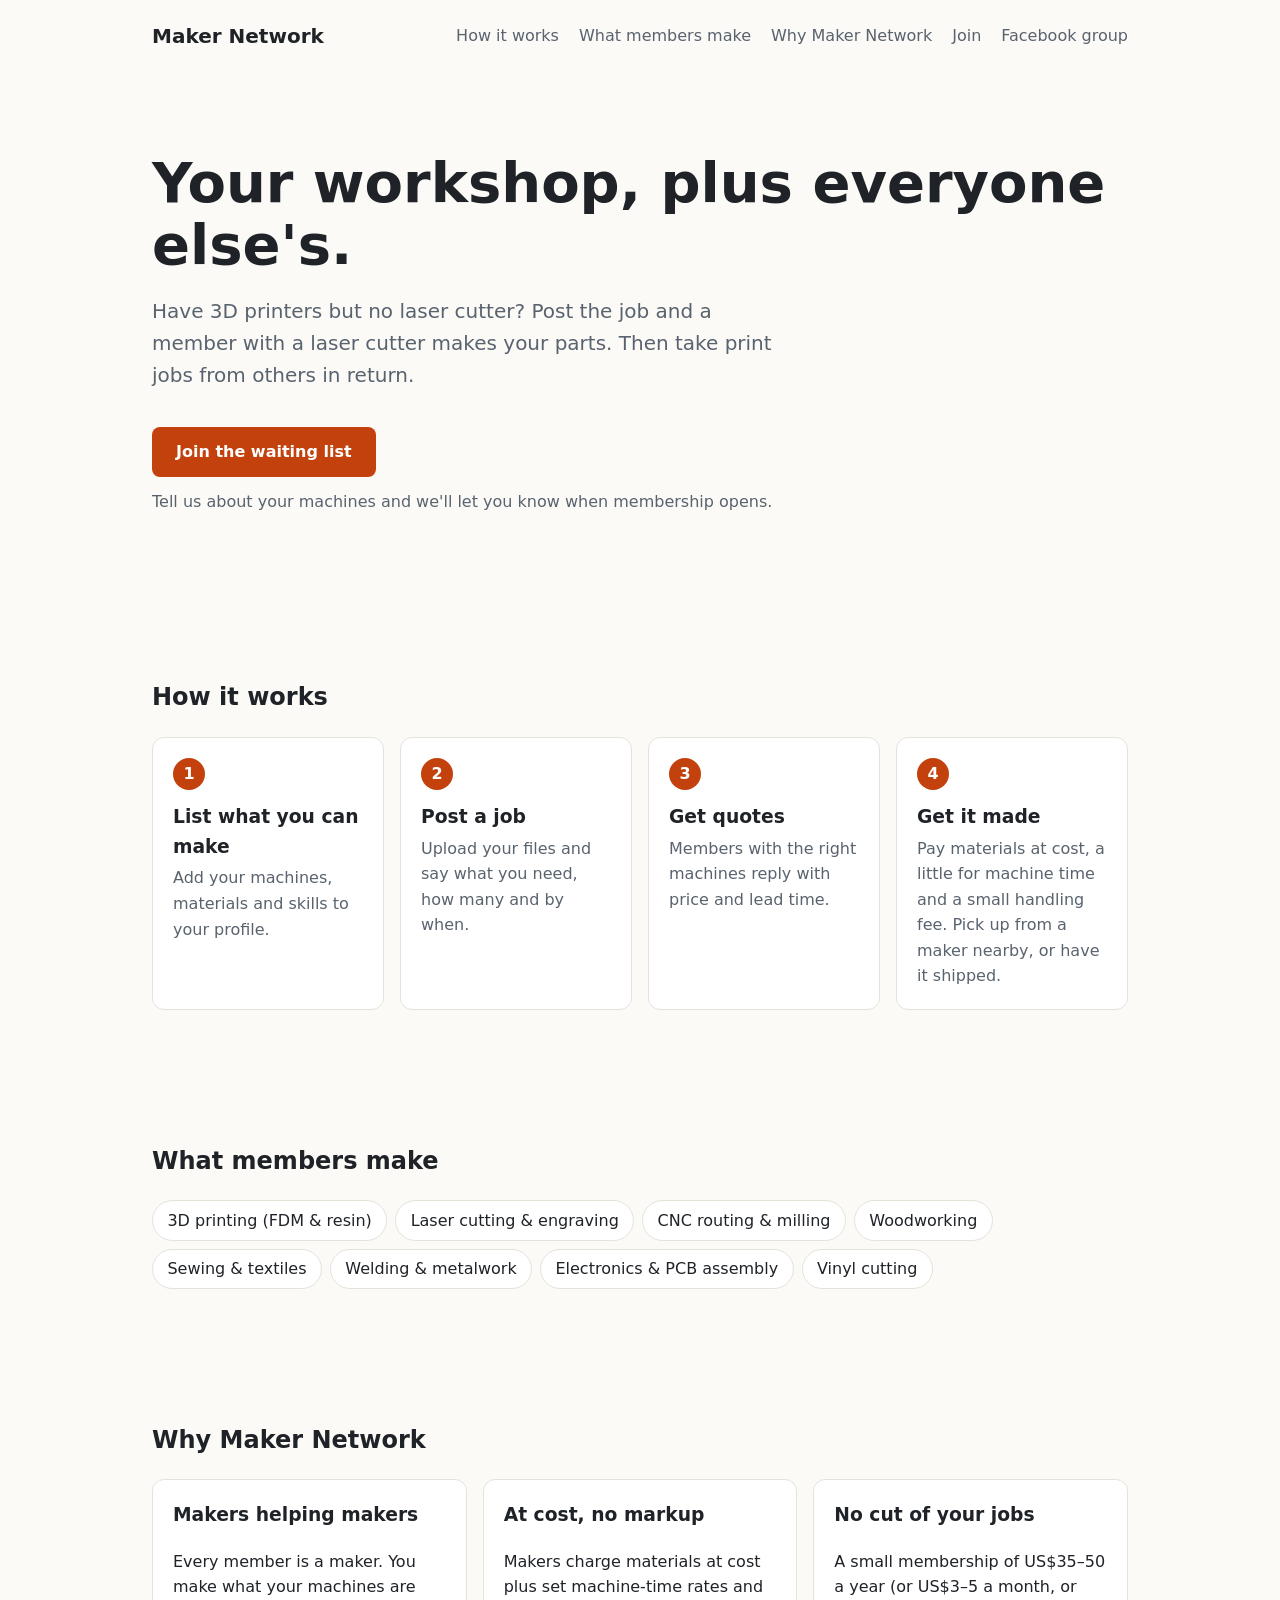
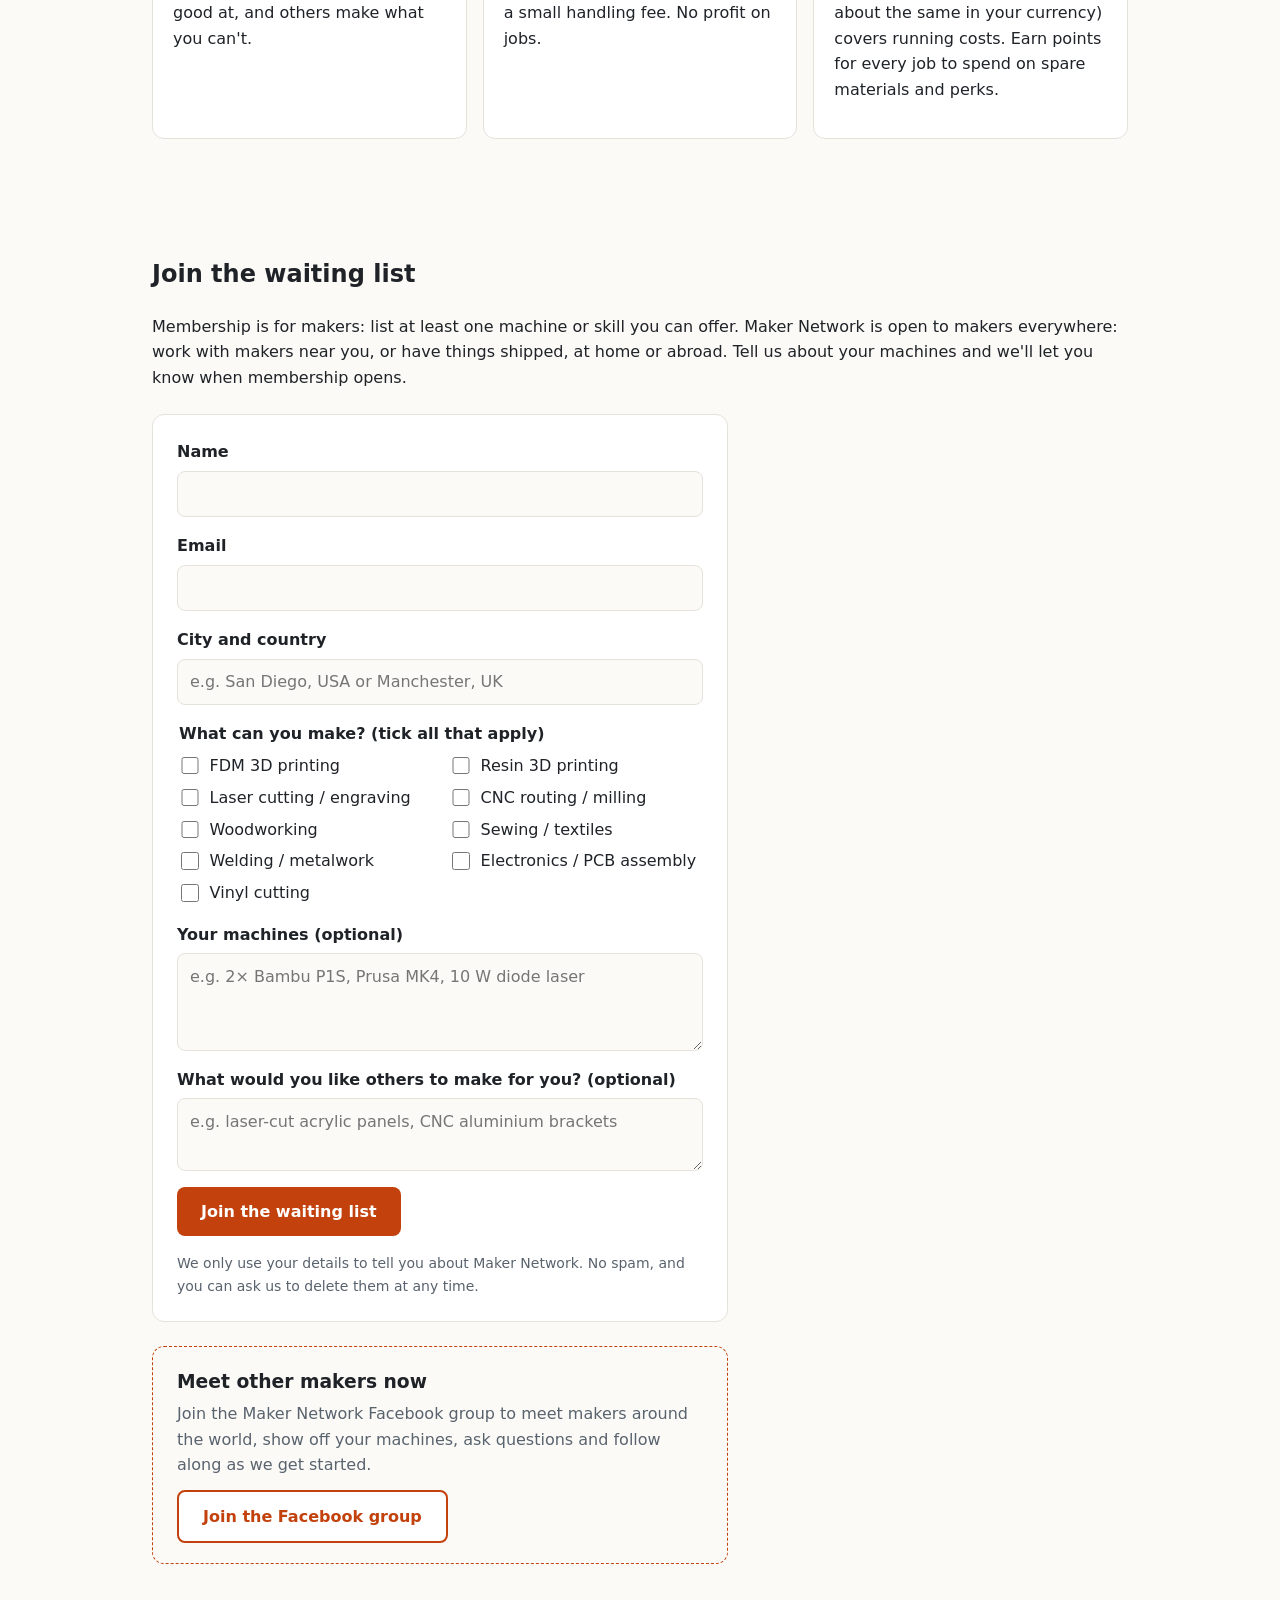
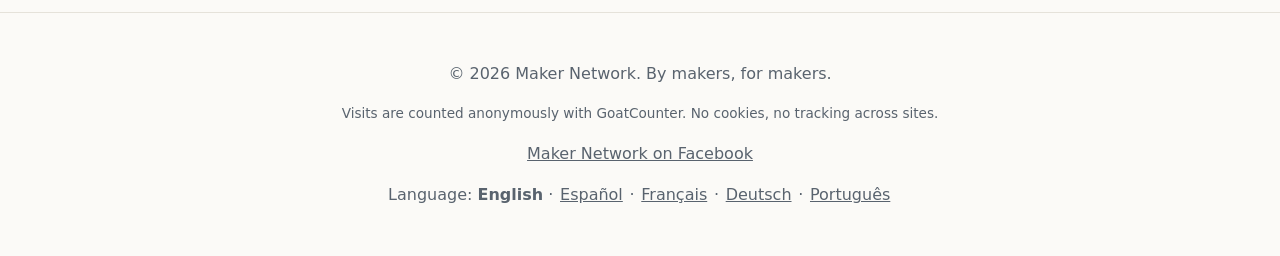
<file: index.html>
<!DOCTYPE html>
<html lang="en">
<head>
  <meta charset="utf-8">
  <meta name="viewport" content="width=device-width, initial-scale=1">
  <title>Maker Network: makers making for each other</title>
  <meta name="description" content="A network of makers who make things for each other. Post a job, and a member with the right machine makes it, at cost.">
  <script>
    (function () {
      try {
        if (localStorage.getItem("mn-lang")) return;
        var pages = { es: "es/", fr: "fr/", de: "de/", pt: "pt/" };
        var lang = (navigator.language || "en").slice(0, 2).toLowerCase();
        if (pages[lang]) location.replace(pages[lang] + location.hash);
      } catch (e) {}
    })();
  </script>
  <link rel="stylesheet" href="styles.css">
<link rel="alternate" hreflang="en" href="https://macdat-git.github.io/maker-network-website/">
  <link rel="alternate" hreflang="es" href="https://macdat-git.github.io/maker-network-website/es/">
  <link rel="alternate" hreflang="fr" href="https://macdat-git.github.io/maker-network-website/fr/">
  <link rel="alternate" hreflang="de" href="https://macdat-git.github.io/maker-network-website/de/">
  <link rel="alternate" hreflang="pt" href="https://macdat-git.github.io/maker-network-website/pt/">
  <link rel="alternate" hreflang="x-default" href="https://macdat-git.github.io/maker-network-website/">
  <meta property="og:type" content="website">
  <meta property="og:title" content="Maker Network: makers making for each other">
  <meta property="og:description" content="Makers around the world making things for each other, at cost. Join the waiting list.">
  <meta property="og:url" content="https://macdat-git.github.io/maker-network-website/">
  <meta property="og:locale" content="en_US">
  <meta property="og:image" content="https://macdat-git.github.io/maker-network-website/social-preview.png">
  <meta property="og:image:width" content="1640">
  <meta property="og:image:height" content="856">
  <meta name="twitter:card" content="summary_large_image">
</head>
<body>
  <header class="site-header">
    <a class="logo" href="./">Maker Network</a>
    <nav>
      <a href="#how">How it works</a>
      <a href="#capabilities">What members make</a>
      <a href="#why">Why Maker Network</a>
      <a href="#join">Join</a>
      <a href="https://www.facebook.com/groups/957347337170363" target="_blank" rel="noopener" data-goatcounter-click="facebook-group-menu">Facebook group</a>
    </nav>
  </header>

  <main>
    <section class="hero">
      <h1>Your workshop, plus everyone else's.</h1>
      <p>Have 3D printers but no laser cutter? Post the job and a member with a laser cutter makes your parts. Then take print jobs from others in return.</p>
      <a class="button" href="#join" data-goatcounter-click="join-button-top">Join the waiting list</a>
      <p class="hero-note">Tell us about your machines and we'll let you know when membership opens.</p>
    </section>

    <section id="how">
      <h2>How it works</h2>
      <ol class="steps">
        <li><h3>List what you can make</h3><p>Add your machines, materials and skills to your profile.</p></li>
        <li><h3>Post a job</h3><p>Upload your files and say what you need, how many and by when.</p></li>
        <li><h3>Get quotes</h3><p>Members with the right machines reply with price and lead time.</p></li>
        <li><h3>Get it made</h3><p>Pay materials at cost, a little for machine time and a small handling fee. Pick up from a maker nearby, or have it shipped.</p></li>
      </ol>
    </section>

    <section id="capabilities">
      <h2>What members make</h2>
      <ul class="tags">
        <li>3D printing (FDM &amp; resin)</li>
        <li>Laser cutting &amp; engraving</li>
        <li>CNC routing &amp; milling</li>
        <li>Woodworking</li>
        <li>Sewing &amp; textiles</li>
        <li>Welding &amp; metalwork</li>
        <li>Electronics &amp; PCB assembly</li>
        <li>Vinyl cutting</li>
      </ul>
    </section>

    <section id="why">
      <h2>Why Maker Network</h2>
      <div class="cards">
        <article class="card">
          <h3>Makers helping makers</h3>
          <p>Every member is a maker. You make what your machines are good at, and others make what you can't.</p>
        </article>
        <article class="card">
          <h3>At cost, no markup</h3>
          <p>Makers charge materials at cost plus set machine-time rates and a small handling fee. No profit on jobs.</p>
        </article>
        <article class="card">
          <h3>No cut of your jobs</h3>
          <p>A small membership of US$35–50 a year (or US$3–5 a month, or about the same in your currency) covers running costs. Earn points for every job to spend on spare materials and perks.</p>
        </article>
      </div>
    </section>

    <section id="join">
      <h2>Join the waiting list</h2>
      <p>Membership is for makers: list at least one machine or skill you can offer. Maker Network is open to makers everywhere: work with makers near you, or have things shipped, at home or abroad. Tell us about your machines and we'll let you know when membership opens.</p>

      <!-- To turn the form on: create a free form at https://formspree.io (or a similar
           form service), then put its endpoint URL in data-endpoint below. -->
      <form id="signup" class="signup" method="POST" data-endpoint="https://formspree.io/f/meagjonw"
        data-msg-soon="The waiting list opens soon." data-msg-tick="Please tick at least one thing you can make." data-msg-sending="Sending…"
        data-msg-thanks="Thanks! You're on the list. We'll be in touch when membership opens." data-msg-error="Sorry, something went wrong. Please try again.">
        <input type="hidden" name="language" value="en">
        <div class="field">
          <label for="name">Name</label>
          <input id="name" name="name" autocomplete="name" required>
        </div>
        <div class="field">
          <label for="email">Email</label>
          <input id="email" name="email" type="email" autocomplete="email" required>
        </div>
        <div class="field">
          <label for="area">City and country</label>
          <input id="area" name="area" placeholder="e.g. San Diego, USA or Manchester, UK" required>
        </div>
        <fieldset class="field">
          <legend>What can you make? (tick all that apply)</legend>
          <div class="checks">
            <label><input type="checkbox" name="capabilities" value="FDM 3D printing"> FDM 3D printing</label>
            <label><input type="checkbox" name="capabilities" value="Resin 3D printing"> Resin 3D printing</label>
            <label><input type="checkbox" name="capabilities" value="Laser cutting / engraving"> Laser cutting / engraving</label>
            <label><input type="checkbox" name="capabilities" value="CNC routing / milling"> CNC routing / milling</label>
            <label><input type="checkbox" name="capabilities" value="Woodworking"> Woodworking</label>
            <label><input type="checkbox" name="capabilities" value="Sewing / textiles"> Sewing / textiles</label>
            <label><input type="checkbox" name="capabilities" value="Welding / metalwork"> Welding / metalwork</label>
            <label><input type="checkbox" name="capabilities" value="Electronics / PCB assembly"> Electronics / PCB assembly</label>
            <label><input type="checkbox" name="capabilities" value="Vinyl cutting"> Vinyl cutting</label>
          </div>
        </fieldset>
        <div class="field">
          <label for="machines">Your machines (optional)</label>
          <textarea id="machines" name="machines" rows="3" placeholder="e.g. 2× Bambu P1S, Prusa MK4, 10 W diode laser"></textarea>
        </div>
        <div class="field">
          <label for="need">What would you like others to make for you? (optional)</label>
          <textarea id="need" name="need" rows="2" placeholder="e.g. laser-cut acrylic panels, CNC aluminium brackets"></textarea>
        </div>
        <button class="button" type="submit" data-goatcounter-click="signup-button-click">Join the waiting list</button>
        <p class="form-note">We only use your details to tell you about Maker Network. No spam, and you can ask us to delete them at any time.</p>
        <p class="form-status" role="status" aria-live="polite"></p>
      </form>

      <div class="community">
        <h3>Meet other makers now</h3>
        <p>Join the Maker Network Facebook group to meet makers around the world, show off your machines, ask questions and follow along as we get started.</p>
        <a class="button secondary" href="https://www.facebook.com/groups/957347337170363" target="_blank" rel="noopener" data-goatcounter-click="facebook-group-join-section">Join the Facebook group</a>
      </div>
    </section>
  </main>

  <footer class="site-footer">
    <p>&copy; <span id="year"></span> Maker Network. By makers, for makers.</p>
    <p class="small-print">Visits are counted anonymously with GoatCounter. No cookies, no tracking across sites.</p>
    <p><a href="https://www.facebook.com/groups/957347337170363" target="_blank" rel="noopener" data-goatcounter-click="facebook-group-footer">Maker Network on Facebook</a></p>
    <p class="languages"><span>Language:</span> <strong>English</strong> · <a href="es/" hreflang="es" lang="es" data-lang="es">Español</a> · <a href="fr/" hreflang="fr" lang="fr" data-lang="fr">Français</a> · <a href="de/" hreflang="de" lang="de" data-lang="de">Deutsch</a> · <a href="pt/" hreflang="pt" lang="pt" data-lang="pt">Português</a></p>
  </footer>
  <script src="main.js"></script>
  <!-- Visit counts: GoatCounter (no cookies). Dashboard: https://macdat.goatcounter.com -->
  <script data-goatcounter="https://macdat.goatcounter.com/count" async src="https://gc.zgo.at/count.js"></script>
</body>
</html>
</file>
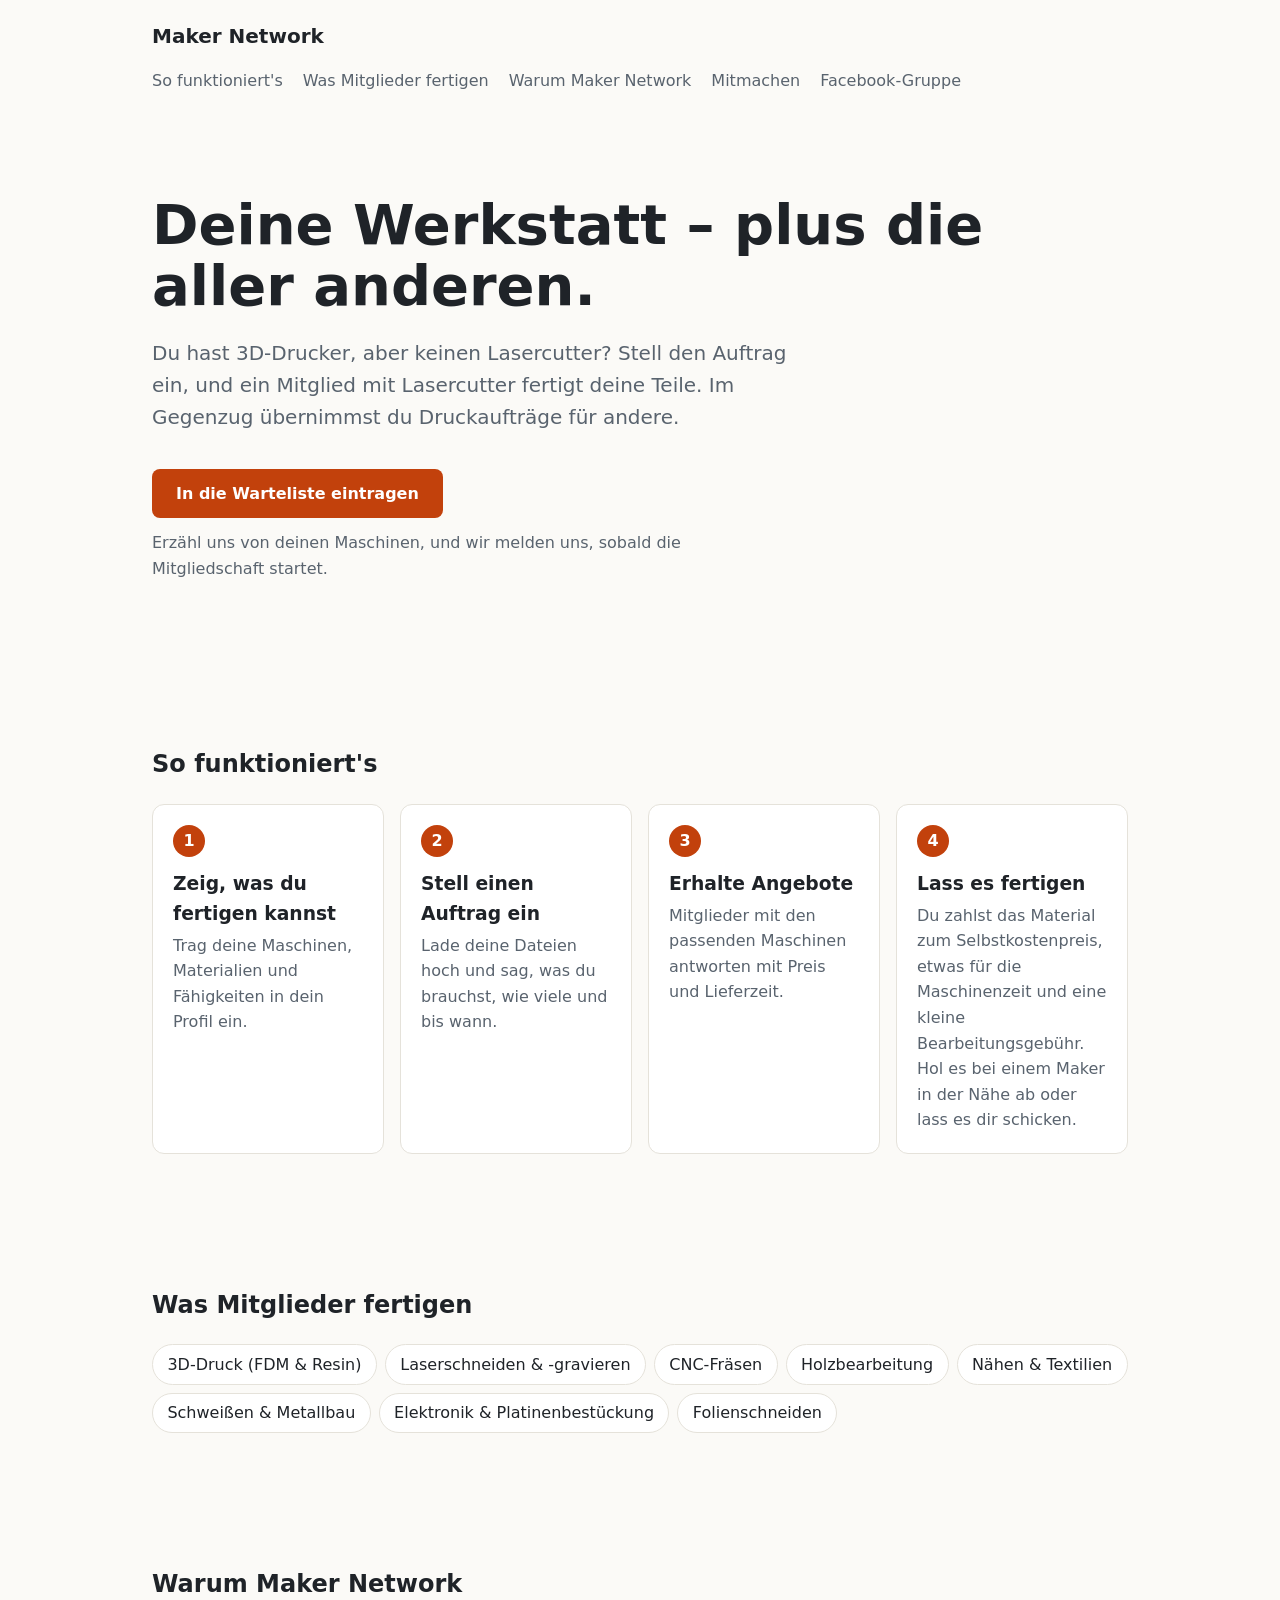
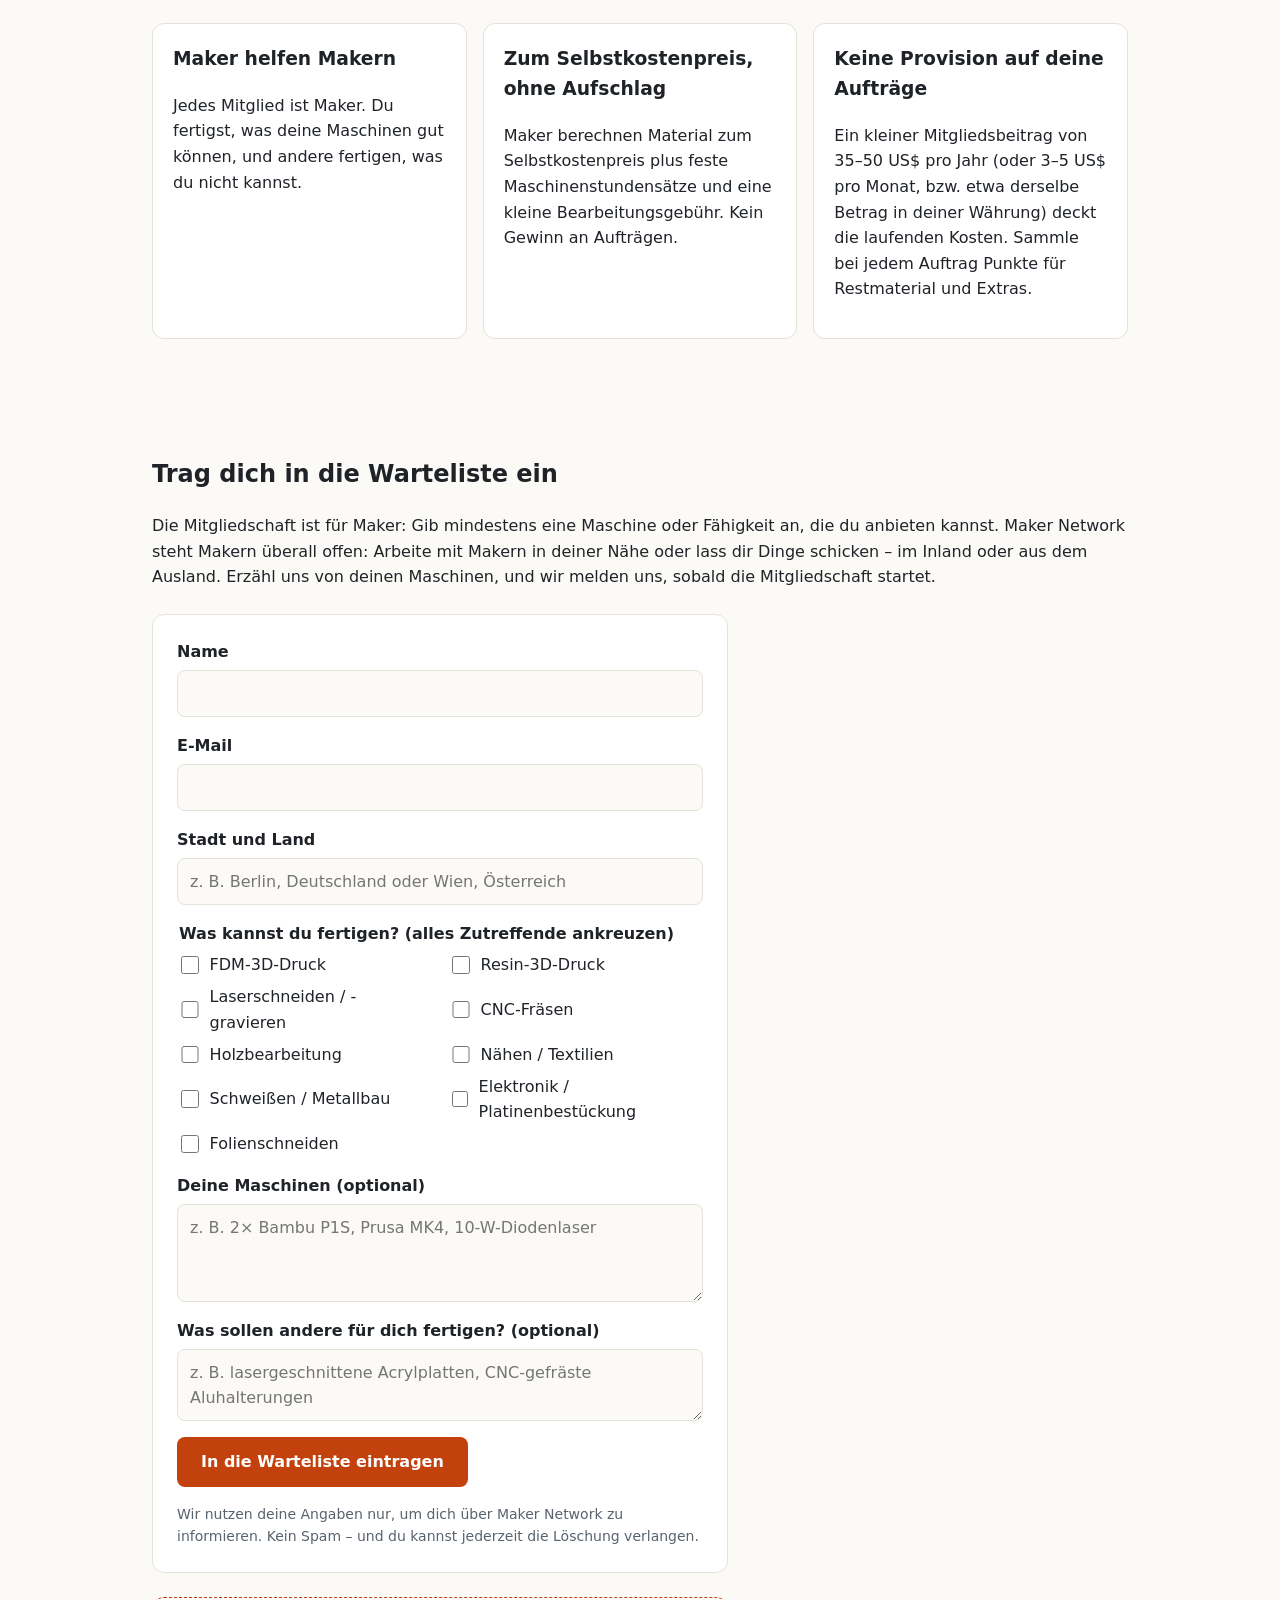
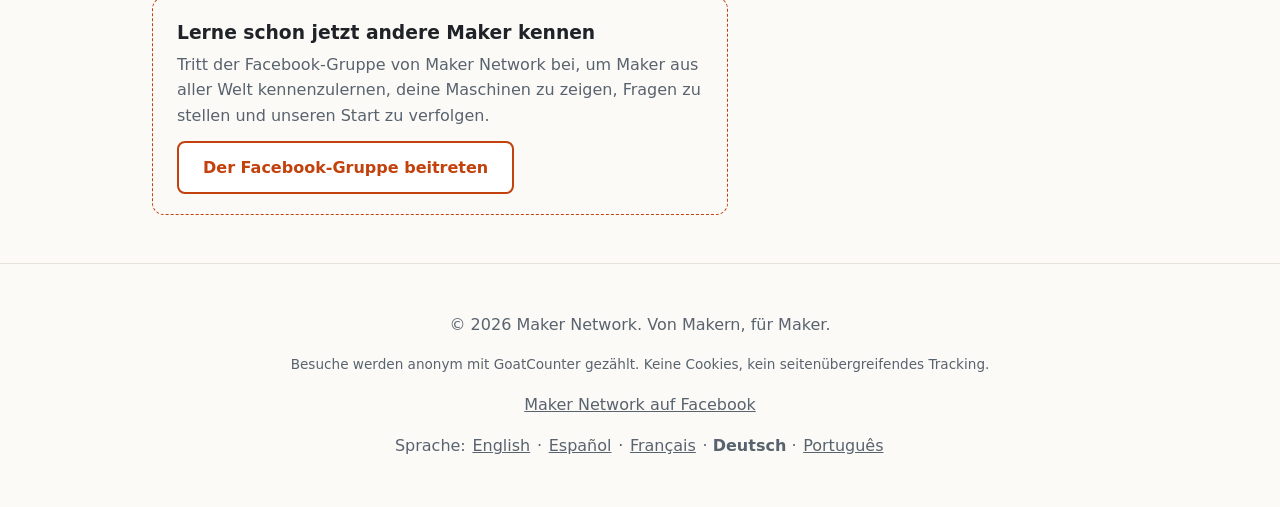
<file: de/index.html>
<!DOCTYPE html>
<html lang="de">
<head>
  <meta charset="utf-8">
  <meta name="viewport" content="width=device-width, initial-scale=1">
  <title>Maker Network: Maker fertigen füreinander</title>
  <meta name="description" content="Ein Netzwerk von Makern, die Dinge füreinander fertigen. Stelle einen Auftrag ein, und ein Mitglied mit der passenden Maschine fertigt ihn – zum Selbstkostenpreis.">
  <link rel="stylesheet" href="../styles.css">
<link rel="alternate" hreflang="en" href="https://macdat-git.github.io/maker-network-website/">
  <link rel="alternate" hreflang="es" href="https://macdat-git.github.io/maker-network-website/es/">
  <link rel="alternate" hreflang="fr" href="https://macdat-git.github.io/maker-network-website/fr/">
  <link rel="alternate" hreflang="de" href="https://macdat-git.github.io/maker-network-website/de/">
  <link rel="alternate" hreflang="pt" href="https://macdat-git.github.io/maker-network-website/pt/">
  <link rel="alternate" hreflang="x-default" href="https://macdat-git.github.io/maker-network-website/">
  <meta property="og:type" content="website">
  <meta property="og:title" content="Maker Network: Maker fertigen füreinander">
  <meta property="og:description" content="Maker auf der ganzen Welt fertigen füreinander – zum Selbstkostenpreis. Trag dich in die Warteliste ein.">
  <meta property="og:url" content="https://macdat-git.github.io/maker-network-website/de/">
  <meta property="og:locale" content="de_DE">
  <meta property="og:image" content="https://macdat-git.github.io/maker-network-website/social-preview.png">
  <meta property="og:image:width" content="1640">
  <meta property="og:image:height" content="856">
  <meta name="twitter:card" content="summary_large_image">
</head>
<body>
  <header class="site-header">
    <a class="logo" href="./">Maker Network</a>
    <nav>
      <a href="#how">So funktioniert's</a>
      <a href="#capabilities">Was Mitglieder fertigen</a>
      <a href="#why">Warum Maker Network</a>
      <a href="#join">Mitmachen</a>
      <a href="https://www.facebook.com/groups/957347337170363" target="_blank" rel="noopener" data-goatcounter-click="facebook-group-menu">Facebook-Gruppe</a>
    </nav>
  </header>

  <main>
    <section class="hero">
      <h1>Deine Werkstatt – plus die aller anderen.</h1>
      <p>Du hast 3D-Drucker, aber keinen Lasercutter? Stell den Auftrag ein, und ein Mitglied mit Lasercutter fertigt deine Teile. Im Gegenzug übernimmst du Druckaufträge für andere.</p>
      <a class="button" href="#join" data-goatcounter-click="join-button-top">In die Warteliste eintragen</a>
      <p class="hero-note">Erzähl uns von deinen Maschinen, und wir melden uns, sobald die Mitgliedschaft startet.</p>
    </section>

    <section id="how">
      <h2>So funktioniert's</h2>
      <ol class="steps">
        <li><h3>Zeig, was du fertigen kannst</h3><p>Trag deine Maschinen, Materialien und Fähigkeiten in dein Profil ein.</p></li>
        <li><h3>Stell einen Auftrag ein</h3><p>Lade deine Dateien hoch und sag, was du brauchst, wie viele und bis wann.</p></li>
        <li><h3>Erhalte Angebote</h3><p>Mitglieder mit den passenden Maschinen antworten mit Preis und Lieferzeit.</p></li>
        <li><h3>Lass es fertigen</h3><p>Du zahlst das Material zum Selbstkostenpreis, etwas für die Maschinenzeit und eine kleine Bearbeitungsgebühr. Hol es bei einem Maker in der Nähe ab oder lass es dir schicken.</p></li>
      </ol>
    </section>

    <section id="capabilities">
      <h2>Was Mitglieder fertigen</h2>
      <ul class="tags">
        <li>3D-Druck (FDM &amp; Resin)</li>
        <li>Laserschneiden &amp; -gravieren</li>
        <li>CNC-Fräsen</li>
        <li>Holzbearbeitung</li>
        <li>Nähen &amp; Textilien</li>
        <li>Schweißen &amp; Metallbau</li>
        <li>Elektronik &amp; Platinenbestückung</li>
        <li>Folienschneiden</li>
      </ul>
    </section>

    <section id="why">
      <h2>Warum Maker Network</h2>
      <div class="cards">
        <article class="card">
          <h3>Maker helfen Makern</h3>
          <p>Jedes Mitglied ist Maker. Du fertigst, was deine Maschinen gut können, und andere fertigen, was du nicht kannst.</p>
        </article>
        <article class="card">
          <h3>Zum Selbstkostenpreis, ohne Aufschlag</h3>
          <p>Maker berechnen Material zum Selbstkostenpreis plus feste Maschinenstundensätze und eine kleine Bearbeitungsgebühr. Kein Gewinn an Aufträgen.</p>
        </article>
        <article class="card">
          <h3>Keine Provision auf deine Aufträge</h3>
          <p>Ein kleiner Mitgliedsbeitrag von 35–50 US$ pro Jahr (oder 3–5 US$ pro Monat, bzw. etwa derselbe Betrag in deiner Währung) deckt die laufenden Kosten. Sammle bei jedem Auftrag Punkte für Restmaterial und Extras.</p>
        </article>
      </div>
    </section>

    <section id="join">
      <h2>Trag dich in die Warteliste ein</h2>
      <p>Die Mitgliedschaft ist für Maker: Gib mindestens eine Maschine oder Fähigkeit an, die du anbieten kannst. Maker Network steht Makern überall offen: Arbeite mit Makern in deiner Nähe oder lass dir Dinge schicken – im Inland oder aus dem Ausland. Erzähl uns von deinen Maschinen, und wir melden uns, sobald die Mitgliedschaft startet.</p>

      <!-- To turn the form on: create a free form at https://formspree.io (or a similar
           form service), then put its endpoint URL in data-endpoint below. -->
      <form id="signup" class="signup" method="POST" data-endpoint="https://formspree.io/f/meagjonw"
        data-msg-soon="Die Warteliste öffnet bald." data-msg-tick="Bitte kreuze mindestens eine Sache an, die du fertigen kannst." data-msg-sending="Wird gesendet …"
        data-msg-thanks="Danke! Du stehst auf der Liste. Wir melden uns, sobald die Mitgliedschaft startet." data-msg-error="Leider ist etwas schiefgelaufen. Bitte versuch es noch einmal.">
        <input type="hidden" name="language" value="de">
        <div class="field">
          <label for="name">Name</label>
          <input id="name" name="name" autocomplete="name" required>
        </div>
        <div class="field">
          <label for="email">E-Mail</label>
          <input id="email" name="email" type="email" autocomplete="email" required>
        </div>
        <div class="field">
          <label for="area">Stadt und Land</label>
          <input id="area" name="area" placeholder="z. B. Berlin, Deutschland oder Wien, Österreich" required>
        </div>
        <fieldset class="field">
          <legend>Was kannst du fertigen? (alles Zutreffende ankreuzen)</legend>
          <div class="checks">
            <label><input type="checkbox" name="capabilities" value="FDM 3D printing"> FDM-3D-Druck</label>
            <label><input type="checkbox" name="capabilities" value="Resin 3D printing"> Resin-3D-Druck</label>
            <label><input type="checkbox" name="capabilities" value="Laser cutting / engraving"> Laserschneiden / -gravieren</label>
            <label><input type="checkbox" name="capabilities" value="CNC routing / milling"> CNC-Fräsen</label>
            <label><input type="checkbox" name="capabilities" value="Woodworking"> Holzbearbeitung</label>
            <label><input type="checkbox" name="capabilities" value="Sewing / textiles"> Nähen / Textilien</label>
            <label><input type="checkbox" name="capabilities" value="Welding / metalwork"> Schweißen / Metallbau</label>
            <label><input type="checkbox" name="capabilities" value="Electronics / PCB assembly"> Elektronik / Platinenbestückung</label>
            <label><input type="checkbox" name="capabilities" value="Vinyl cutting"> Folienschneiden</label>
          </div>
        </fieldset>
        <div class="field">
          <label for="machines">Deine Maschinen (optional)</label>
          <textarea id="machines" name="machines" rows="3" placeholder="z. B. 2× Bambu P1S, Prusa MK4, 10-W-Diodenlaser"></textarea>
        </div>
        <div class="field">
          <label for="need">Was sollen andere für dich fertigen? (optional)</label>
          <textarea id="need" name="need" rows="2" placeholder="z. B. lasergeschnittene Acrylplatten, CNC-gefräste Aluhalterungen"></textarea>
        </div>
        <button class="button" type="submit" data-goatcounter-click="signup-button-click">In die Warteliste eintragen</button>
        <p class="form-note">Wir nutzen deine Angaben nur, um dich über Maker Network zu informieren. Kein Spam – und du kannst jederzeit die Löschung verlangen.</p>
        <p class="form-status" role="status" aria-live="polite"></p>
      </form>

      <div class="community">
        <h3>Lerne schon jetzt andere Maker kennen</h3>
        <p>Tritt der Facebook-Gruppe von Maker Network bei, um Maker aus aller Welt kennenzulernen, deine Maschinen zu zeigen, Fragen zu stellen und unseren Start zu verfolgen.</p>
        <a class="button secondary" href="https://www.facebook.com/groups/957347337170363" target="_blank" rel="noopener" data-goatcounter-click="facebook-group-join-section">Der Facebook-Gruppe beitreten</a>
      </div>
    </section>
  </main>

  <footer class="site-footer">
    <p>&copy; <span id="year"></span> Maker Network. Von Makern, für Maker.</p>
    <p class="small-print">Besuche werden anonym mit GoatCounter gezählt. Keine Cookies, kein seitenübergreifendes Tracking.</p>
    <p><a href="https://www.facebook.com/groups/957347337170363" target="_blank" rel="noopener" data-goatcounter-click="facebook-group-footer">Maker Network auf Facebook</a></p>
    <p class="languages"><span>Sprache:</span> <a href="../" hreflang="en" lang="en" data-lang="en">English</a> · <a href="../es/" hreflang="es" lang="es" data-lang="es">Español</a> · <a href="../fr/" hreflang="fr" lang="fr" data-lang="fr">Français</a> · <strong>Deutsch</strong> · <a href="../pt/" hreflang="pt" lang="pt" data-lang="pt">Português</a></p>
  </footer>
  <script src="../main.js"></script>
  <!-- Visit counts: GoatCounter (no cookies). Dashboard: https://macdat.goatcounter.com -->
  <script data-goatcounter="https://macdat.goatcounter.com/count" async src="https://gc.zgo.at/count.js"></script>
</body>
</html>
</file>
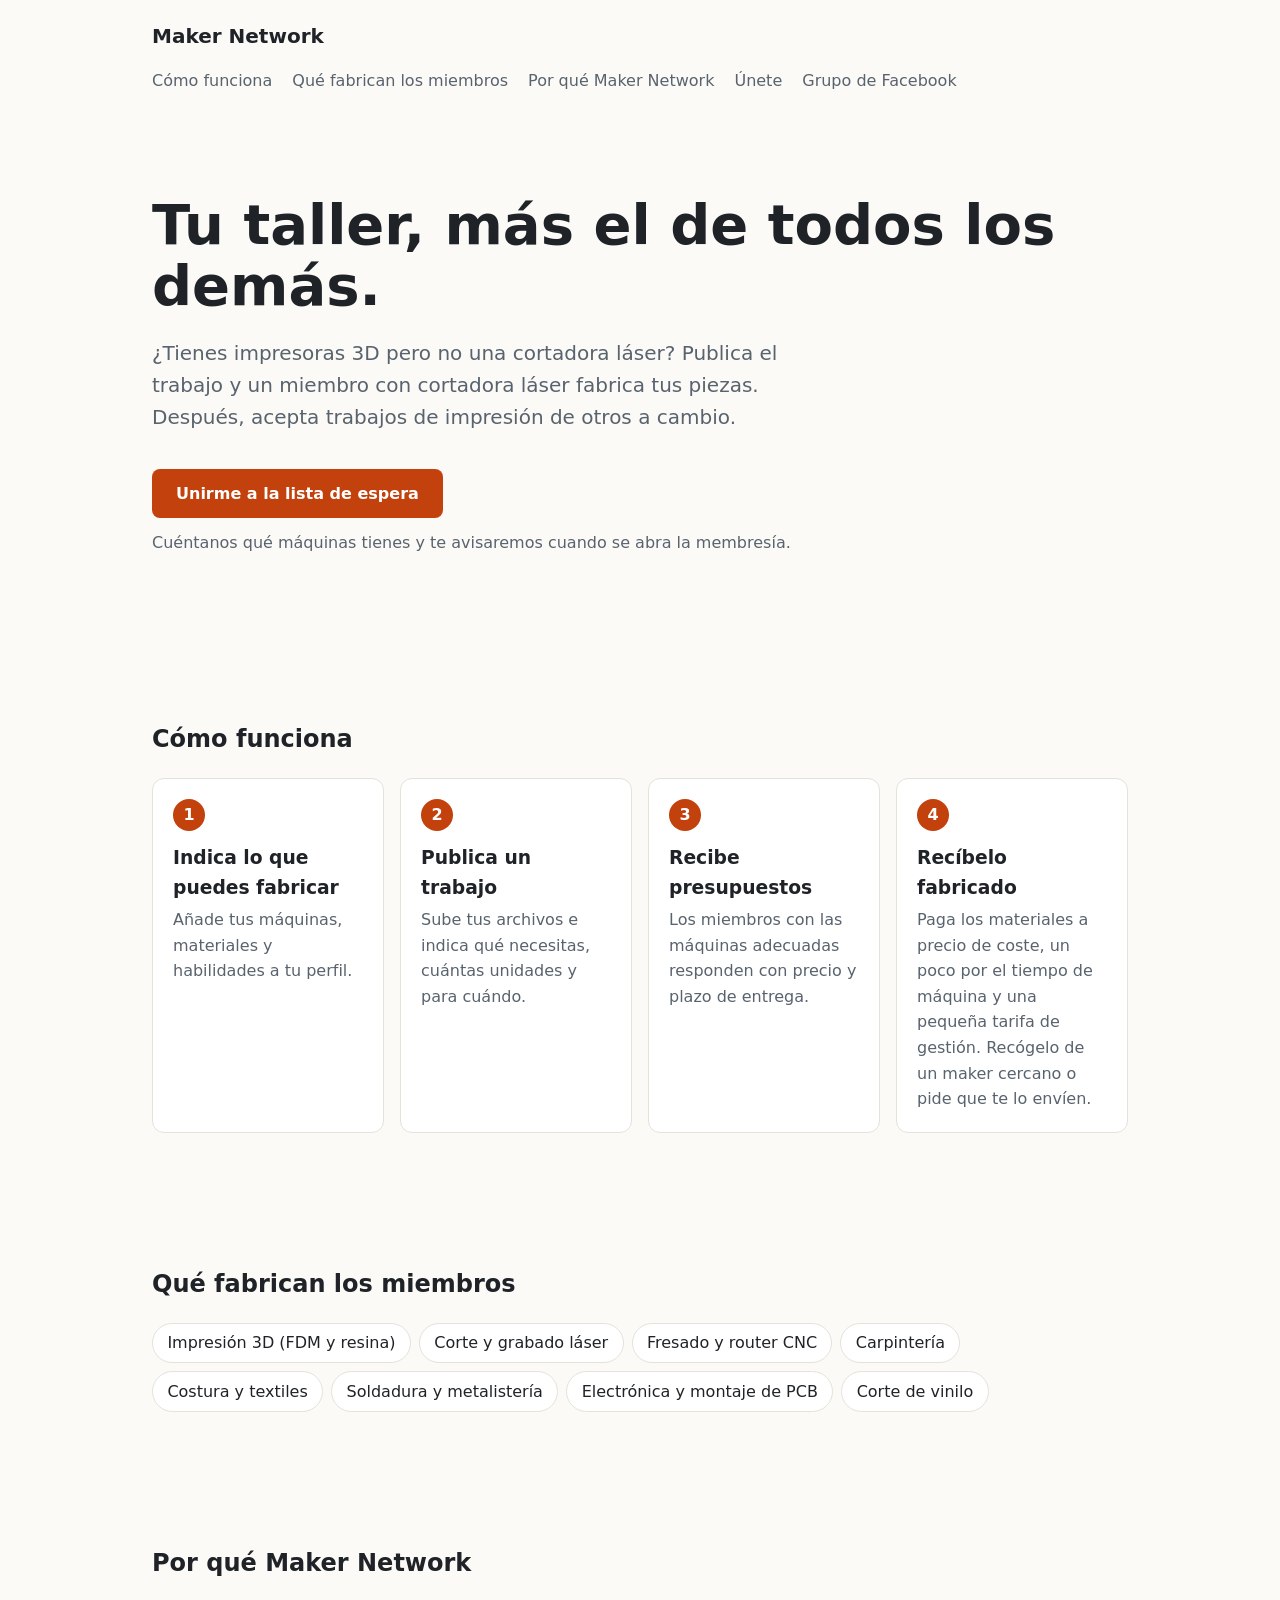
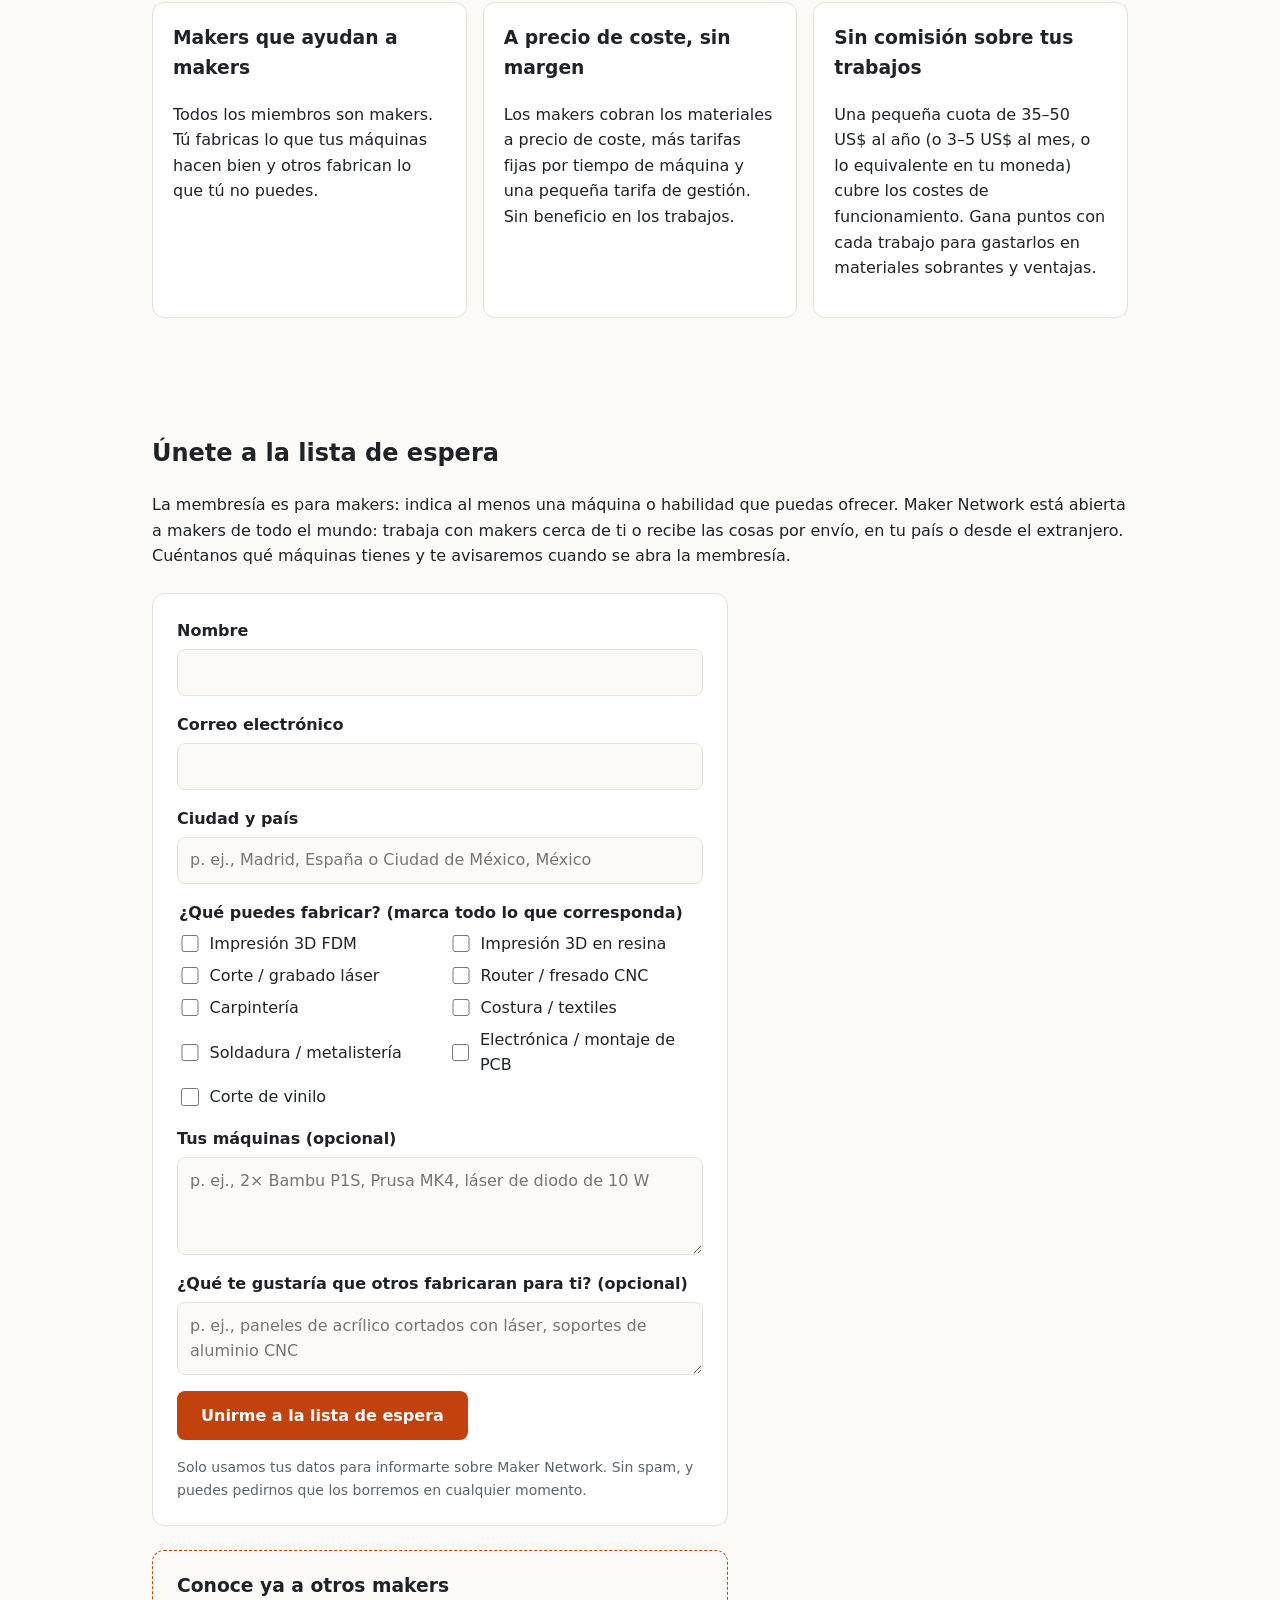
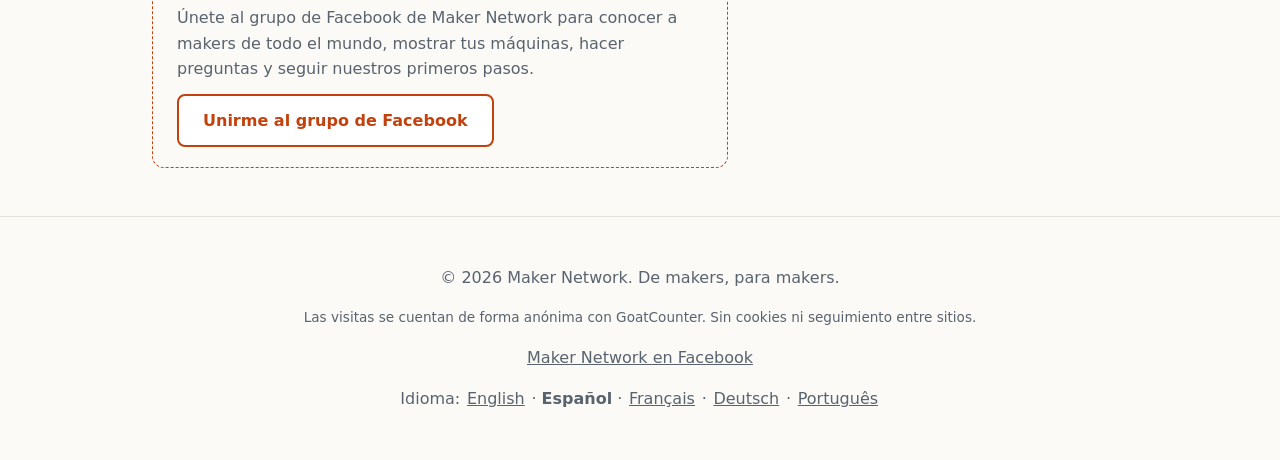
<file: es/index.html>
<!DOCTYPE html>
<html lang="es">
<head>
  <meta charset="utf-8">
  <meta name="viewport" content="width=device-width, initial-scale=1">
  <title>Maker Network: makers que fabrican para otros makers</title>
  <meta name="description" content="Una red de makers que fabrican cosas unos para otros. Publica un trabajo y un miembro con la máquina adecuada lo hace, a precio de coste.">
  <link rel="stylesheet" href="../styles.css">
<link rel="alternate" hreflang="en" href="https://macdat-git.github.io/maker-network-website/">
  <link rel="alternate" hreflang="es" href="https://macdat-git.github.io/maker-network-website/es/">
  <link rel="alternate" hreflang="fr" href="https://macdat-git.github.io/maker-network-website/fr/">
  <link rel="alternate" hreflang="de" href="https://macdat-git.github.io/maker-network-website/de/">
  <link rel="alternate" hreflang="pt" href="https://macdat-git.github.io/maker-network-website/pt/">
  <link rel="alternate" hreflang="x-default" href="https://macdat-git.github.io/maker-network-website/">
  <meta property="og:type" content="website">
  <meta property="og:title" content="Maker Network: makers que fabrican para otros makers">
  <meta property="og:description" content="Makers de todo el mundo fabricando cosas unos para otros, a precio de coste. Únete a la lista de espera.">
  <meta property="og:url" content="https://macdat-git.github.io/maker-network-website/es/">
  <meta property="og:locale" content="es_ES">
  <meta property="og:image" content="https://macdat-git.github.io/maker-network-website/social-preview.png">
  <meta property="og:image:width" content="1640">
  <meta property="og:image:height" content="856">
  <meta name="twitter:card" content="summary_large_image">
</head>
<body>
  <header class="site-header">
    <a class="logo" href="./">Maker Network</a>
    <nav>
      <a href="#how">Cómo funciona</a>
      <a href="#capabilities">Qué fabrican los miembros</a>
      <a href="#why">Por qué Maker Network</a>
      <a href="#join">Únete</a>
      <a href="https://www.facebook.com/groups/957347337170363" target="_blank" rel="noopener" data-goatcounter-click="facebook-group-menu">Grupo de Facebook</a>
    </nav>
  </header>

  <main>
    <section class="hero">
      <h1>Tu taller, más el de todos los demás.</h1>
      <p>¿Tienes impresoras 3D pero no una cortadora láser? Publica el trabajo y un miembro con cortadora láser fabrica tus piezas. Después, acepta trabajos de impresión de otros a cambio.</p>
      <a class="button" href="#join" data-goatcounter-click="join-button-top">Unirme a la lista de espera</a>
      <p class="hero-note">Cuéntanos qué máquinas tienes y te avisaremos cuando se abra la membresía.</p>
    </section>

    <section id="how">
      <h2>Cómo funciona</h2>
      <ol class="steps">
        <li><h3>Indica lo que puedes fabricar</h3><p>Añade tus máquinas, materiales y habilidades a tu perfil.</p></li>
        <li><h3>Publica un trabajo</h3><p>Sube tus archivos e indica qué necesitas, cuántas unidades y para cuándo.</p></li>
        <li><h3>Recibe presupuestos</h3><p>Los miembros con las máquinas adecuadas responden con precio y plazo de entrega.</p></li>
        <li><h3>Recíbelo fabricado</h3><p>Paga los materiales a precio de coste, un poco por el tiempo de máquina y una pequeña tarifa de gestión. Recógelo de un maker cercano o pide que te lo envíen.</p></li>
      </ol>
    </section>

    <section id="capabilities">
      <h2>Qué fabrican los miembros</h2>
      <ul class="tags">
        <li>Impresión 3D (FDM y resina)</li>
        <li>Corte y grabado láser</li>
        <li>Fresado y router CNC</li>
        <li>Carpintería</li>
        <li>Costura y textiles</li>
        <li>Soldadura y metalistería</li>
        <li>Electrónica y montaje de PCB</li>
        <li>Corte de vinilo</li>
      </ul>
    </section>

    <section id="why">
      <h2>Por qué Maker Network</h2>
      <div class="cards">
        <article class="card">
          <h3>Makers que ayudan a makers</h3>
          <p>Todos los miembros son makers. Tú fabricas lo que tus máquinas hacen bien y otros fabrican lo que tú no puedes.</p>
        </article>
        <article class="card">
          <h3>A precio de coste, sin margen</h3>
          <p>Los makers cobran los materiales a precio de coste, más tarifas fijas por tiempo de máquina y una pequeña tarifa de gestión. Sin beneficio en los trabajos.</p>
        </article>
        <article class="card">
          <h3>Sin comisión sobre tus trabajos</h3>
          <p>Una pequeña cuota de 35–50 US$ al año (o 3–5 US$ al mes, o lo equivalente en tu moneda) cubre los costes de funcionamiento. Gana puntos con cada trabajo para gastarlos en materiales sobrantes y ventajas.</p>
        </article>
      </div>
    </section>

    <section id="join">
      <h2>Únete a la lista de espera</h2>
      <p>La membresía es para makers: indica al menos una máquina o habilidad que puedas ofrecer. Maker Network está abierta a makers de todo el mundo: trabaja con makers cerca de ti o recibe las cosas por envío, en tu país o desde el extranjero. Cuéntanos qué máquinas tienes y te avisaremos cuando se abra la membresía.</p>

      <!-- To turn the form on: create a free form at https://formspree.io (or a similar
           form service), then put its endpoint URL in data-endpoint below. -->
      <form id="signup" class="signup" method="POST" data-endpoint="https://formspree.io/f/meagjonw"
        data-msg-soon="La lista de espera se abrirá pronto." data-msg-tick="Marca al menos una cosa que puedas fabricar." data-msg-sending="Enviando…"
        data-msg-thanks="¡Gracias! Ya estás en la lista. Te escribiremos cuando se abra la membresía." data-msg-error="Lo sentimos, algo ha fallado. Inténtalo de nuevo.">
        <input type="hidden" name="language" value="es">
        <div class="field">
          <label for="name">Nombre</label>
          <input id="name" name="name" autocomplete="name" required>
        </div>
        <div class="field">
          <label for="email">Correo electrónico</label>
          <input id="email" name="email" type="email" autocomplete="email" required>
        </div>
        <div class="field">
          <label for="area">Ciudad y país</label>
          <input id="area" name="area" placeholder="p. ej., Madrid, España o Ciudad de México, México" required>
        </div>
        <fieldset class="field">
          <legend>¿Qué puedes fabricar? (marca todo lo que corresponda)</legend>
          <div class="checks">
            <label><input type="checkbox" name="capabilities" value="FDM 3D printing"> Impresión 3D FDM</label>
            <label><input type="checkbox" name="capabilities" value="Resin 3D printing"> Impresión 3D en resina</label>
            <label><input type="checkbox" name="capabilities" value="Laser cutting / engraving"> Corte / grabado láser</label>
            <label><input type="checkbox" name="capabilities" value="CNC routing / milling"> Router / fresado CNC</label>
            <label><input type="checkbox" name="capabilities" value="Woodworking"> Carpintería</label>
            <label><input type="checkbox" name="capabilities" value="Sewing / textiles"> Costura / textiles</label>
            <label><input type="checkbox" name="capabilities" value="Welding / metalwork"> Soldadura / metalistería</label>
            <label><input type="checkbox" name="capabilities" value="Electronics / PCB assembly"> Electrónica / montaje de PCB</label>
            <label><input type="checkbox" name="capabilities" value="Vinyl cutting"> Corte de vinilo</label>
          </div>
        </fieldset>
        <div class="field">
          <label for="machines">Tus máquinas (opcional)</label>
          <textarea id="machines" name="machines" rows="3" placeholder="p. ej., 2× Bambu P1S, Prusa MK4, láser de diodo de 10 W"></textarea>
        </div>
        <div class="field">
          <label for="need">¿Qué te gustaría que otros fabricaran para ti? (opcional)</label>
          <textarea id="need" name="need" rows="2" placeholder="p. ej., paneles de acrílico cortados con láser, soportes de aluminio CNC"></textarea>
        </div>
        <button class="button" type="submit" data-goatcounter-click="signup-button-click">Unirme a la lista de espera</button>
        <p class="form-note">Solo usamos tus datos para informarte sobre Maker Network. Sin spam, y puedes pedirnos que los borremos en cualquier momento.</p>
        <p class="form-status" role="status" aria-live="polite"></p>
      </form>

      <div class="community">
        <h3>Conoce ya a otros makers</h3>
        <p>Únete al grupo de Facebook de Maker Network para conocer a makers de todo el mundo, mostrar tus máquinas, hacer preguntas y seguir nuestros primeros pasos.</p>
        <a class="button secondary" href="https://www.facebook.com/groups/957347337170363" target="_blank" rel="noopener" data-goatcounter-click="facebook-group-join-section">Unirme al grupo de Facebook</a>
      </div>
    </section>
  </main>

  <footer class="site-footer">
    <p>&copy; <span id="year"></span> Maker Network. De makers, para makers.</p>
    <p class="small-print">Las visitas se cuentan de forma anónima con GoatCounter. Sin cookies ni seguimiento entre sitios.</p>
    <p><a href="https://www.facebook.com/groups/957347337170363" target="_blank" rel="noopener" data-goatcounter-click="facebook-group-footer">Maker Network en Facebook</a></p>
    <p class="languages"><span>Idioma:</span> <a href="../" hreflang="en" lang="en" data-lang="en">English</a> · <strong>Español</strong> · <a href="../fr/" hreflang="fr" lang="fr" data-lang="fr">Français</a> · <a href="../de/" hreflang="de" lang="de" data-lang="de">Deutsch</a> · <a href="../pt/" hreflang="pt" lang="pt" data-lang="pt">Português</a></p>
  </footer>
  <script src="../main.js"></script>
  <!-- Visit counts: GoatCounter (no cookies). Dashboard: https://macdat.goatcounter.com -->
  <script data-goatcounter="https://macdat.goatcounter.com/count" async src="https://gc.zgo.at/count.js"></script>
</body>
</html>
</file>
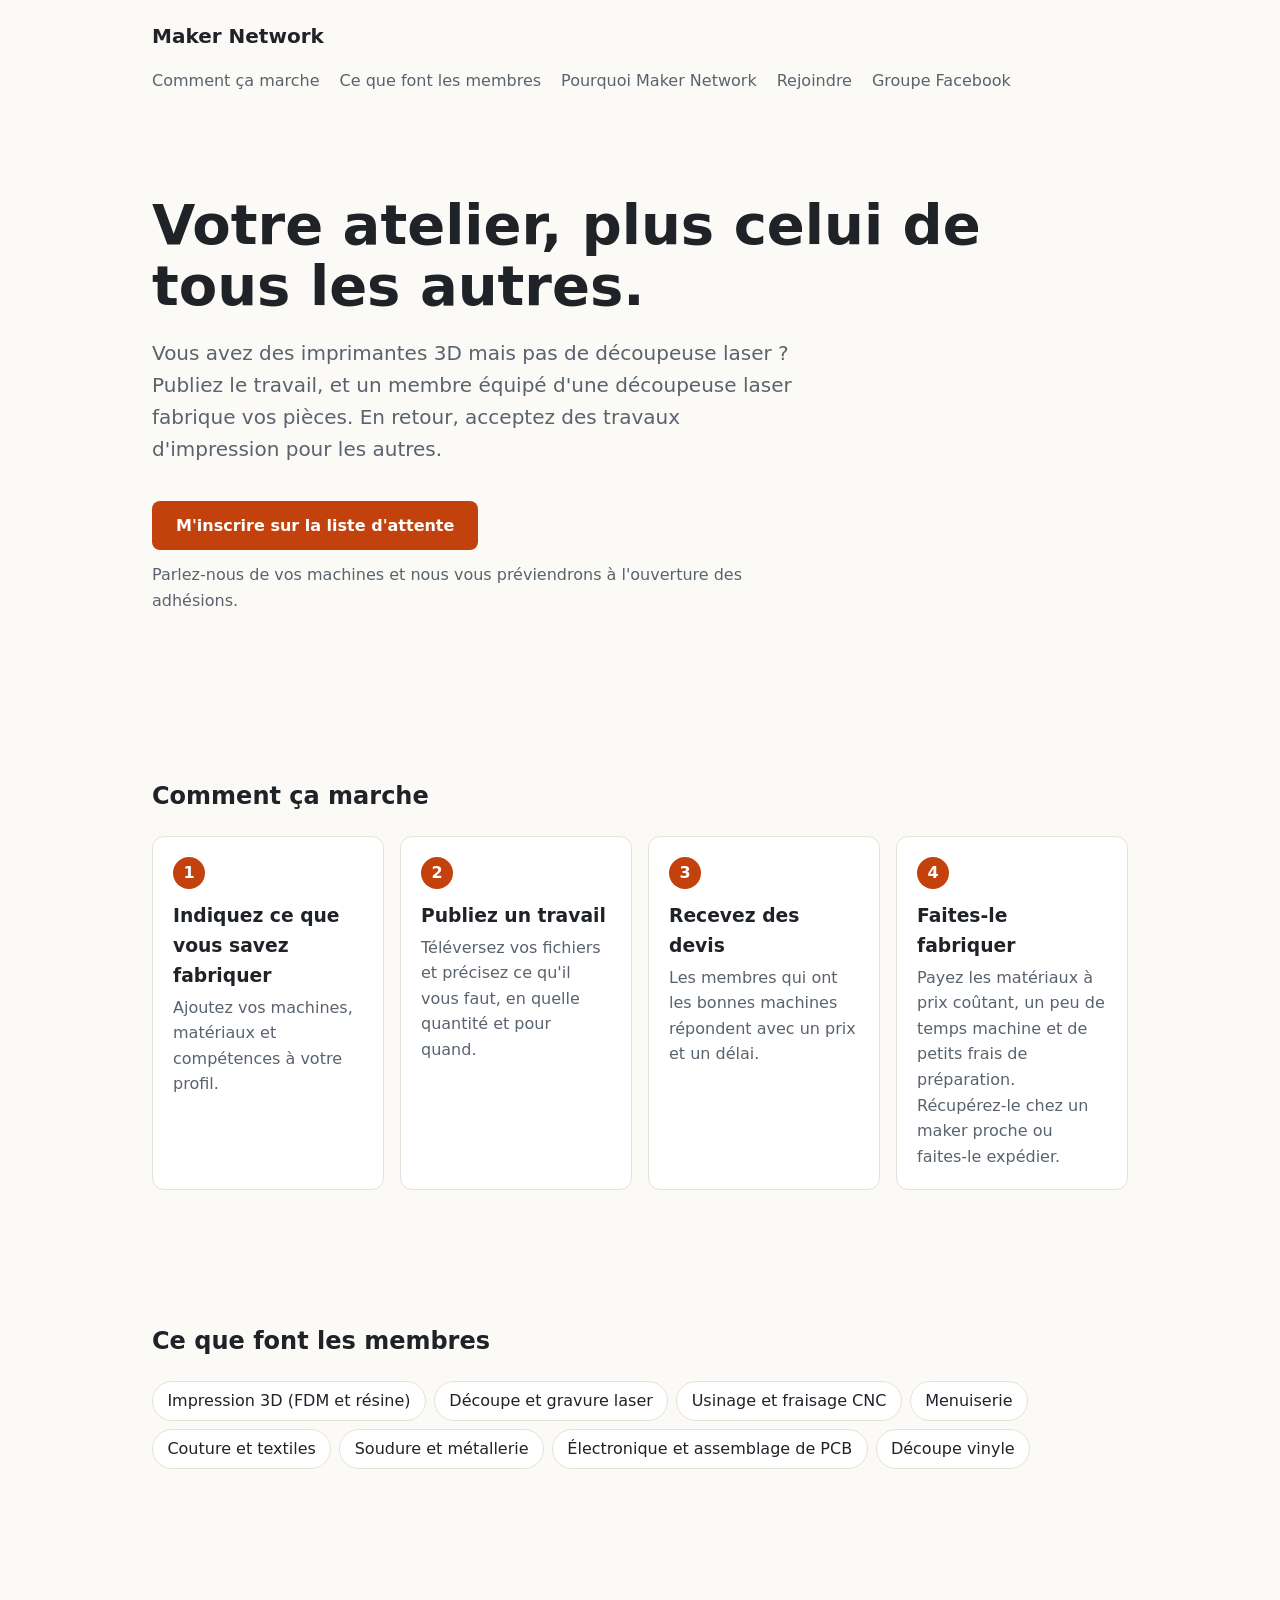
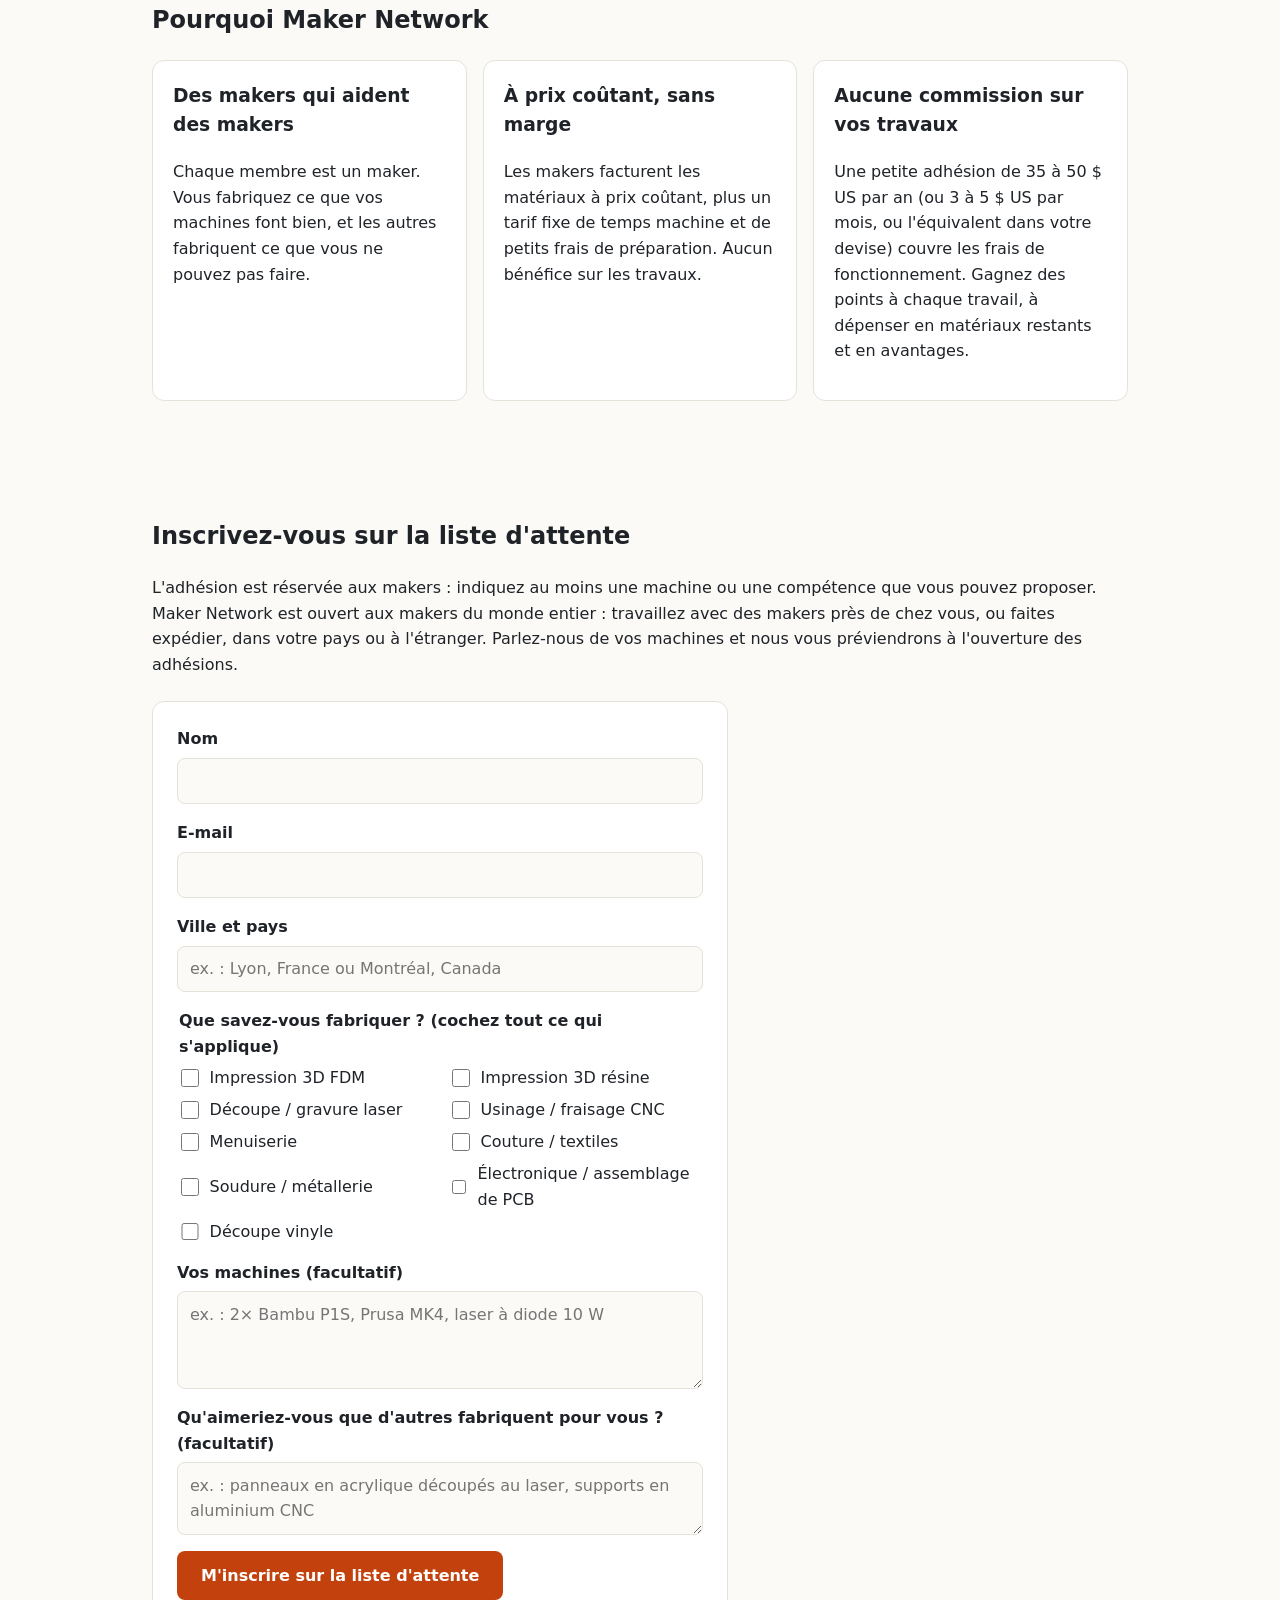
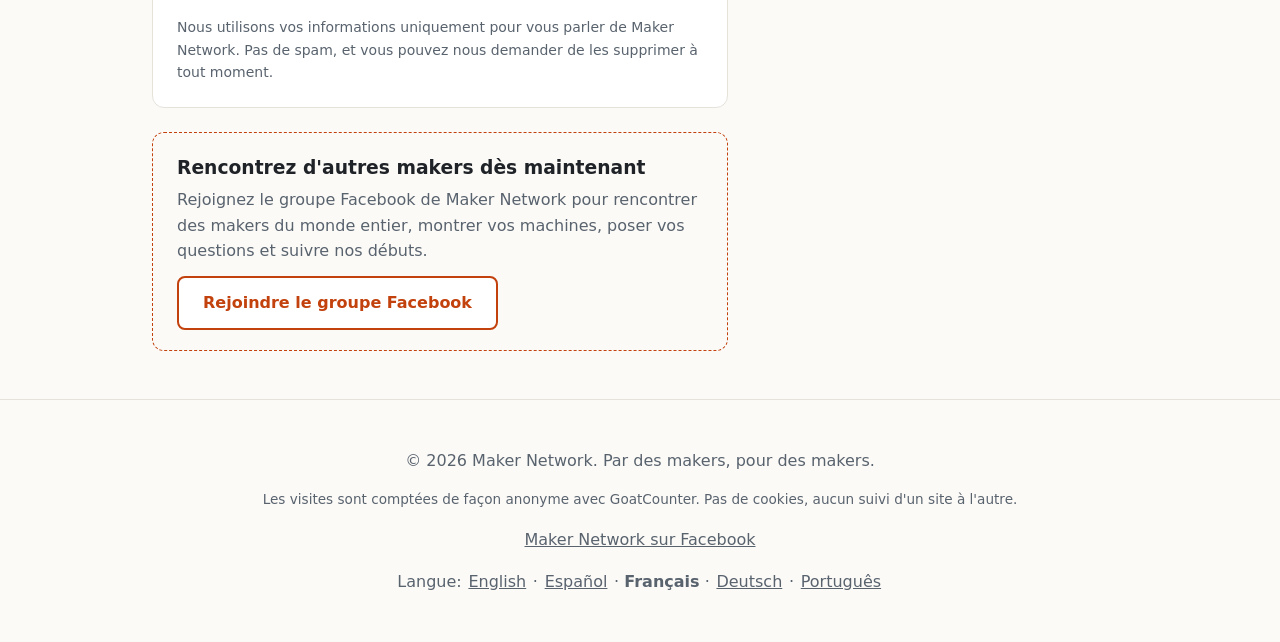
<file: fr/index.html>
<!DOCTYPE html>
<html lang="fr">
<head>
  <meta charset="utf-8">
  <meta name="viewport" content="width=device-width, initial-scale=1">
  <title>Maker Network : des makers qui fabriquent les uns pour les autres</title>
  <meta name="description" content="Un réseau de makers qui fabriquent des choses les uns pour les autres. Publiez un travail, et un membre équipé de la bonne machine le réalise, à prix coûtant.">
  <link rel="stylesheet" href="../styles.css">
<link rel="alternate" hreflang="en" href="https://macdat-git.github.io/maker-network-website/">
  <link rel="alternate" hreflang="es" href="https://macdat-git.github.io/maker-network-website/es/">
  <link rel="alternate" hreflang="fr" href="https://macdat-git.github.io/maker-network-website/fr/">
  <link rel="alternate" hreflang="de" href="https://macdat-git.github.io/maker-network-website/de/">
  <link rel="alternate" hreflang="pt" href="https://macdat-git.github.io/maker-network-website/pt/">
  <link rel="alternate" hreflang="x-default" href="https://macdat-git.github.io/maker-network-website/">
  <meta property="og:type" content="website">
  <meta property="og:title" content="Maker Network : des makers qui fabriquent les uns pour les autres">
  <meta property="og:description" content="Des makers du monde entier qui fabriquent les uns pour les autres, à prix coûtant. Inscrivez-vous sur la liste d'attente.">
  <meta property="og:url" content="https://macdat-git.github.io/maker-network-website/fr/">
  <meta property="og:locale" content="fr_FR">
  <meta property="og:image" content="https://macdat-git.github.io/maker-network-website/social-preview.png">
  <meta property="og:image:width" content="1640">
  <meta property="og:image:height" content="856">
  <meta name="twitter:card" content="summary_large_image">
</head>
<body>
  <header class="site-header">
    <a class="logo" href="./">Maker Network</a>
    <nav>
      <a href="#how">Comment ça marche</a>
      <a href="#capabilities">Ce que font les membres</a>
      <a href="#why">Pourquoi Maker Network</a>
      <a href="#join">Rejoindre</a>
      <a href="https://www.facebook.com/groups/957347337170363" target="_blank" rel="noopener" data-goatcounter-click="facebook-group-menu">Groupe Facebook</a>
    </nav>
  </header>

  <main>
    <section class="hero">
      <h1>Votre atelier, plus celui de tous les autres.</h1>
      <p>Vous avez des imprimantes 3D mais pas de découpeuse laser ? Publiez le travail, et un membre équipé d'une découpeuse laser fabrique vos pièces. En retour, acceptez des travaux d'impression pour les autres.</p>
      <a class="button" href="#join" data-goatcounter-click="join-button-top">M'inscrire sur la liste d'attente</a>
      <p class="hero-note">Parlez-nous de vos machines et nous vous préviendrons à l'ouverture des adhésions.</p>
    </section>

    <section id="how">
      <h2>Comment ça marche</h2>
      <ol class="steps">
        <li><h3>Indiquez ce que vous savez fabriquer</h3><p>Ajoutez vos machines, matériaux et compétences à votre profil.</p></li>
        <li><h3>Publiez un travail</h3><p>Téléversez vos fichiers et précisez ce qu'il vous faut, en quelle quantité et pour quand.</p></li>
        <li><h3>Recevez des devis</h3><p>Les membres qui ont les bonnes machines répondent avec un prix et un délai.</p></li>
        <li><h3>Faites-le fabriquer</h3><p>Payez les matériaux à prix coûtant, un peu de temps machine et de petits frais de préparation. Récupérez-le chez un maker proche ou faites-le expédier.</p></li>
      </ol>
    </section>

    <section id="capabilities">
      <h2>Ce que font les membres</h2>
      <ul class="tags">
        <li>Impression 3D (FDM et résine)</li>
        <li>Découpe et gravure laser</li>
        <li>Usinage et fraisage CNC</li>
        <li>Menuiserie</li>
        <li>Couture et textiles</li>
        <li>Soudure et métallerie</li>
        <li>Électronique et assemblage de PCB</li>
        <li>Découpe vinyle</li>
      </ul>
    </section>

    <section id="why">
      <h2>Pourquoi Maker Network</h2>
      <div class="cards">
        <article class="card">
          <h3>Des makers qui aident des makers</h3>
          <p>Chaque membre est un maker. Vous fabriquez ce que vos machines font bien, et les autres fabriquent ce que vous ne pouvez pas faire.</p>
        </article>
        <article class="card">
          <h3>À prix coûtant, sans marge</h3>
          <p>Les makers facturent les matériaux à prix coûtant, plus un tarif fixe de temps machine et de petits frais de préparation. Aucun bénéfice sur les travaux.</p>
        </article>
        <article class="card">
          <h3>Aucune commission sur vos travaux</h3>
          <p>Une petite adhésion de 35 à 50 $ US par an (ou 3 à 5 $ US par mois, ou l'équivalent dans votre devise) couvre les frais de fonctionnement. Gagnez des points à chaque travail, à dépenser en matériaux restants et en avantages.</p>
        </article>
      </div>
    </section>

    <section id="join">
      <h2>Inscrivez-vous sur la liste d'attente</h2>
      <p>L'adhésion est réservée aux makers : indiquez au moins une machine ou une compétence que vous pouvez proposer. Maker Network est ouvert aux makers du monde entier : travaillez avec des makers près de chez vous, ou faites expédier, dans votre pays ou à l'étranger. Parlez-nous de vos machines et nous vous préviendrons à l'ouverture des adhésions.</p>

      <!-- To turn the form on: create a free form at https://formspree.io (or a similar
           form service), then put its endpoint URL in data-endpoint below. -->
      <form id="signup" class="signup" method="POST" data-endpoint="https://formspree.io/f/meagjonw"
        data-msg-soon="La liste d'attente ouvre bientôt." data-msg-tick="Cochez au moins une chose que vous savez fabriquer." data-msg-sending="Envoi…"
        data-msg-thanks="Merci ! Vous êtes sur la liste. Nous vous contacterons à l'ouverture des adhésions." data-msg-error="Désolé, une erreur s'est produite. Veuillez réessayer.">
        <input type="hidden" name="language" value="fr">
        <div class="field">
          <label for="name">Nom</label>
          <input id="name" name="name" autocomplete="name" required>
        </div>
        <div class="field">
          <label for="email">E-mail</label>
          <input id="email" name="email" type="email" autocomplete="email" required>
        </div>
        <div class="field">
          <label for="area">Ville et pays</label>
          <input id="area" name="area" placeholder="ex. : Lyon, France ou Montréal, Canada" required>
        </div>
        <fieldset class="field">
          <legend>Que savez-vous fabriquer ? (cochez tout ce qui s'applique)</legend>
          <div class="checks">
            <label><input type="checkbox" name="capabilities" value="FDM 3D printing"> Impression 3D FDM</label>
            <label><input type="checkbox" name="capabilities" value="Resin 3D printing"> Impression 3D résine</label>
            <label><input type="checkbox" name="capabilities" value="Laser cutting / engraving"> Découpe / gravure laser</label>
            <label><input type="checkbox" name="capabilities" value="CNC routing / milling"> Usinage / fraisage CNC</label>
            <label><input type="checkbox" name="capabilities" value="Woodworking"> Menuiserie</label>
            <label><input type="checkbox" name="capabilities" value="Sewing / textiles"> Couture / textiles</label>
            <label><input type="checkbox" name="capabilities" value="Welding / metalwork"> Soudure / métallerie</label>
            <label><input type="checkbox" name="capabilities" value="Electronics / PCB assembly"> Électronique / assemblage de PCB</label>
            <label><input type="checkbox" name="capabilities" value="Vinyl cutting"> Découpe vinyle</label>
          </div>
        </fieldset>
        <div class="field">
          <label for="machines">Vos machines (facultatif)</label>
          <textarea id="machines" name="machines" rows="3" placeholder="ex. : 2× Bambu P1S, Prusa MK4, laser à diode 10 W"></textarea>
        </div>
        <div class="field">
          <label for="need">Qu'aimeriez-vous que d'autres fabriquent pour vous ? (facultatif)</label>
          <textarea id="need" name="need" rows="2" placeholder="ex. : panneaux en acrylique découpés au laser, supports en aluminium CNC"></textarea>
        </div>
        <button class="button" type="submit" data-goatcounter-click="signup-button-click">M'inscrire sur la liste d'attente</button>
        <p class="form-note">Nous utilisons vos informations uniquement pour vous parler de Maker Network. Pas de spam, et vous pouvez nous demander de les supprimer à tout moment.</p>
        <p class="form-status" role="status" aria-live="polite"></p>
      </form>

      <div class="community">
        <h3>Rencontrez d'autres makers dès maintenant</h3>
        <p>Rejoignez le groupe Facebook de Maker Network pour rencontrer des makers du monde entier, montrer vos machines, poser vos questions et suivre nos débuts.</p>
        <a class="button secondary" href="https://www.facebook.com/groups/957347337170363" target="_blank" rel="noopener" data-goatcounter-click="facebook-group-join-section">Rejoindre le groupe Facebook</a>
      </div>
    </section>
  </main>

  <footer class="site-footer">
    <p>&copy; <span id="year"></span> Maker Network. Par des makers, pour des makers.</p>
    <p class="small-print">Les visites sont comptées de façon anonyme avec GoatCounter. Pas de cookies, aucun suivi d'un site à l'autre.</p>
    <p><a href="https://www.facebook.com/groups/957347337170363" target="_blank" rel="noopener" data-goatcounter-click="facebook-group-footer">Maker Network sur Facebook</a></p>
    <p class="languages"><span>Langue:</span> <a href="../" hreflang="en" lang="en" data-lang="en">English</a> · <a href="../es/" hreflang="es" lang="es" data-lang="es">Español</a> · <strong>Français</strong> · <a href="../de/" hreflang="de" lang="de" data-lang="de">Deutsch</a> · <a href="../pt/" hreflang="pt" lang="pt" data-lang="pt">Português</a></p>
  </footer>
  <script src="../main.js"></script>
  <!-- Visit counts: GoatCounter (no cookies). Dashboard: https://macdat.goatcounter.com -->
  <script data-goatcounter="https://macdat.goatcounter.com/count" async src="https://gc.zgo.at/count.js"></script>
</body>
</html>
</file>
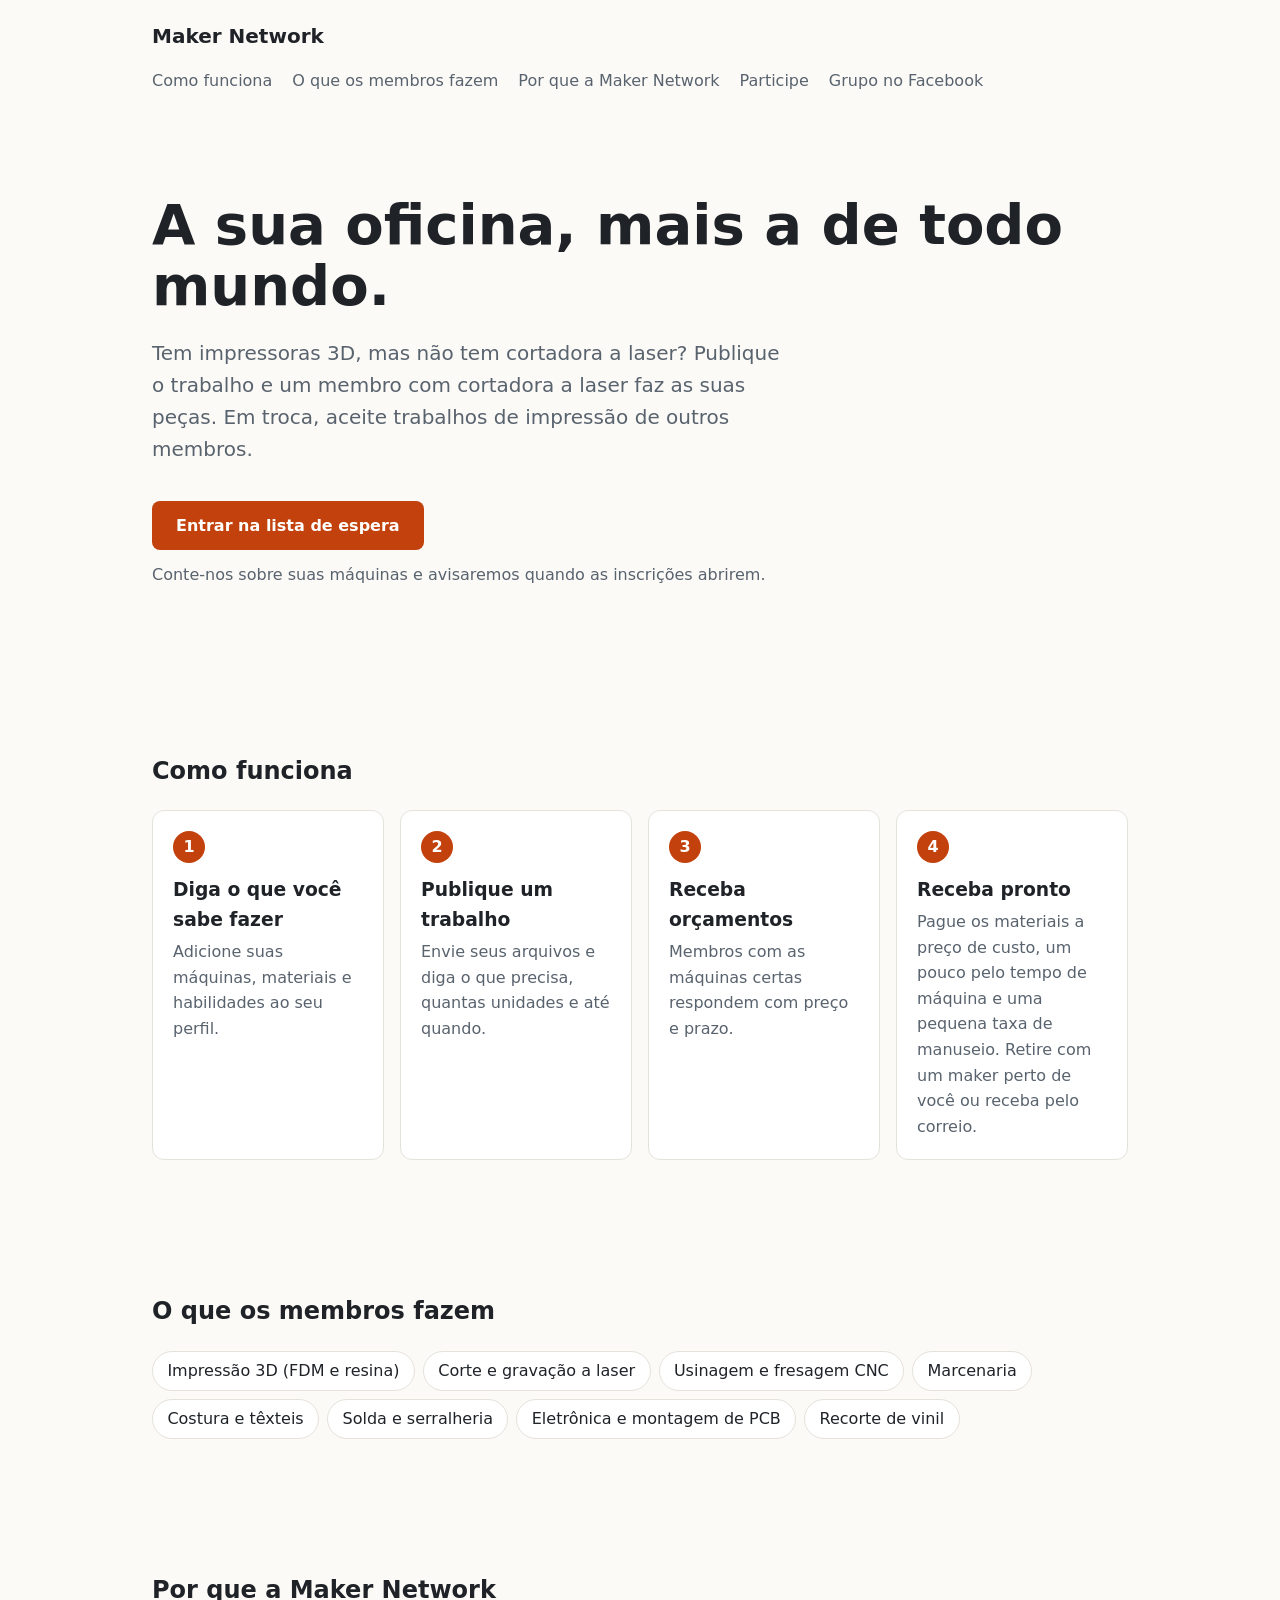
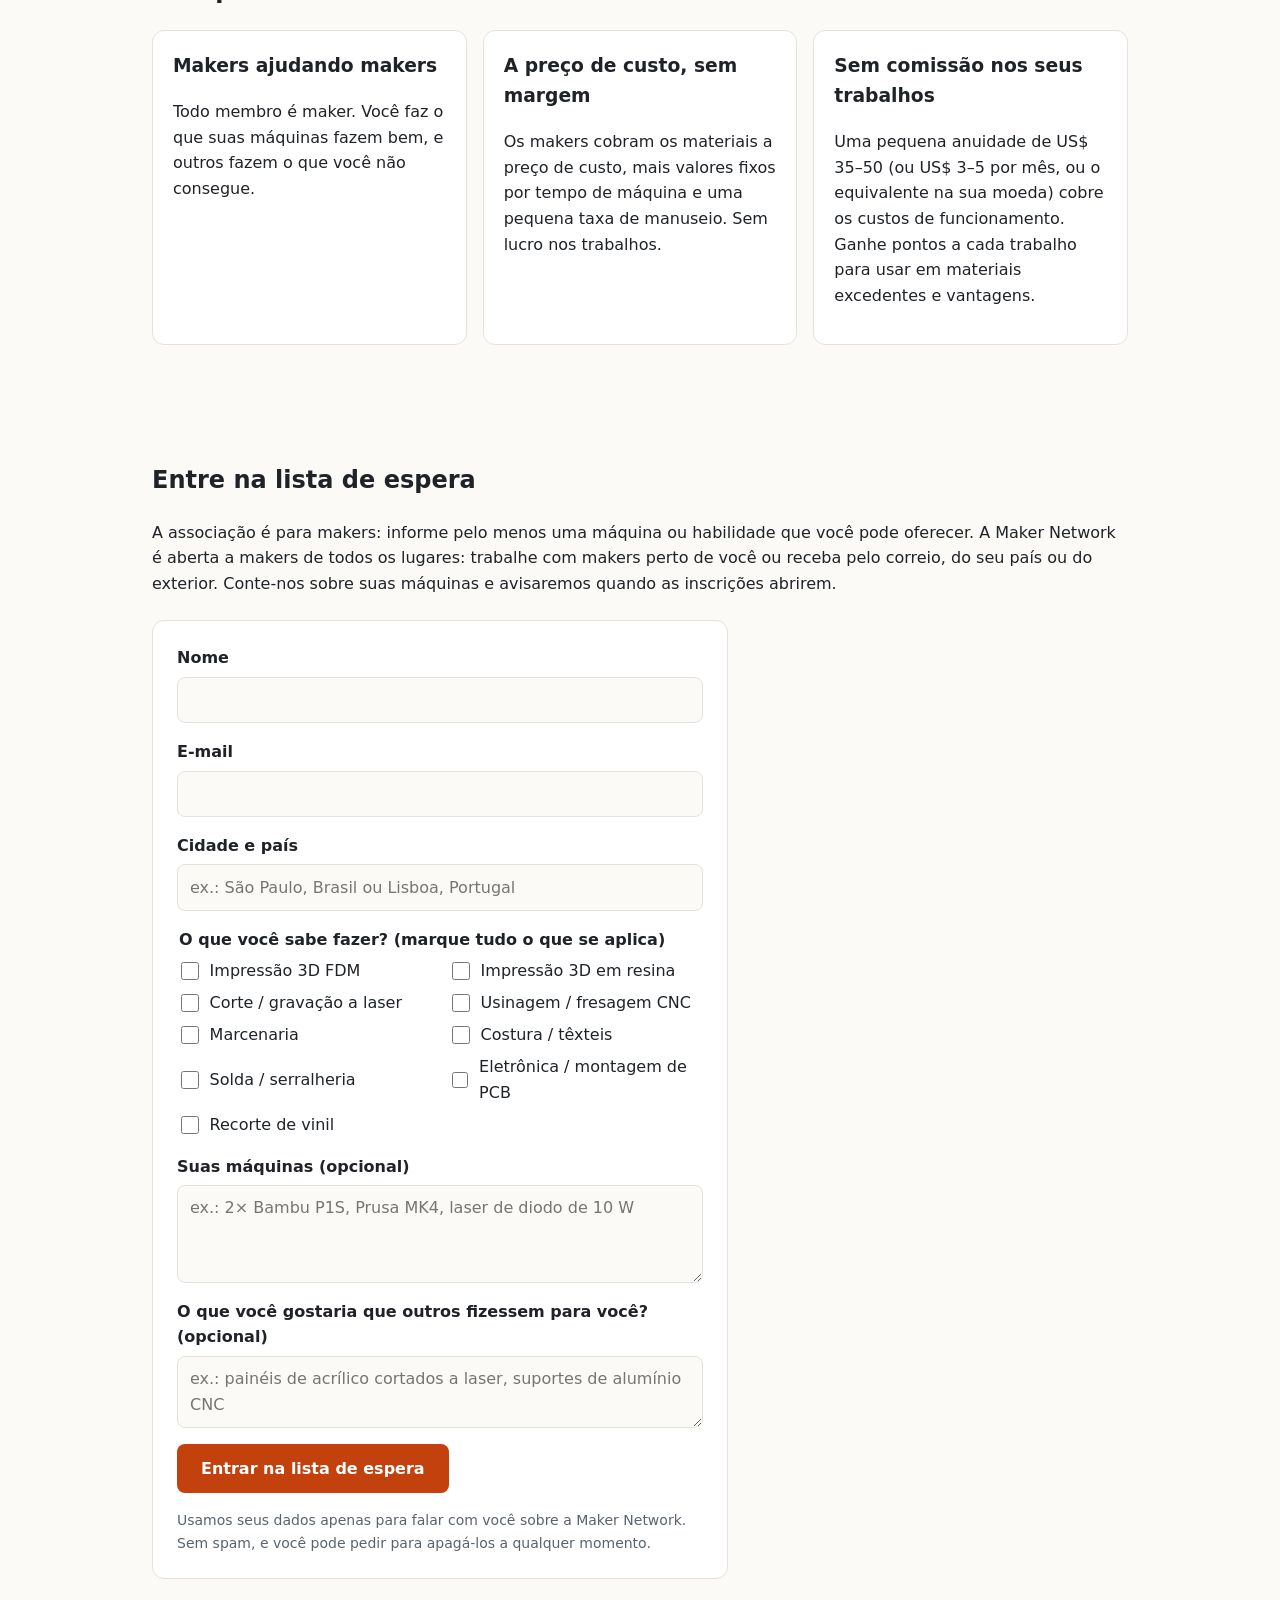
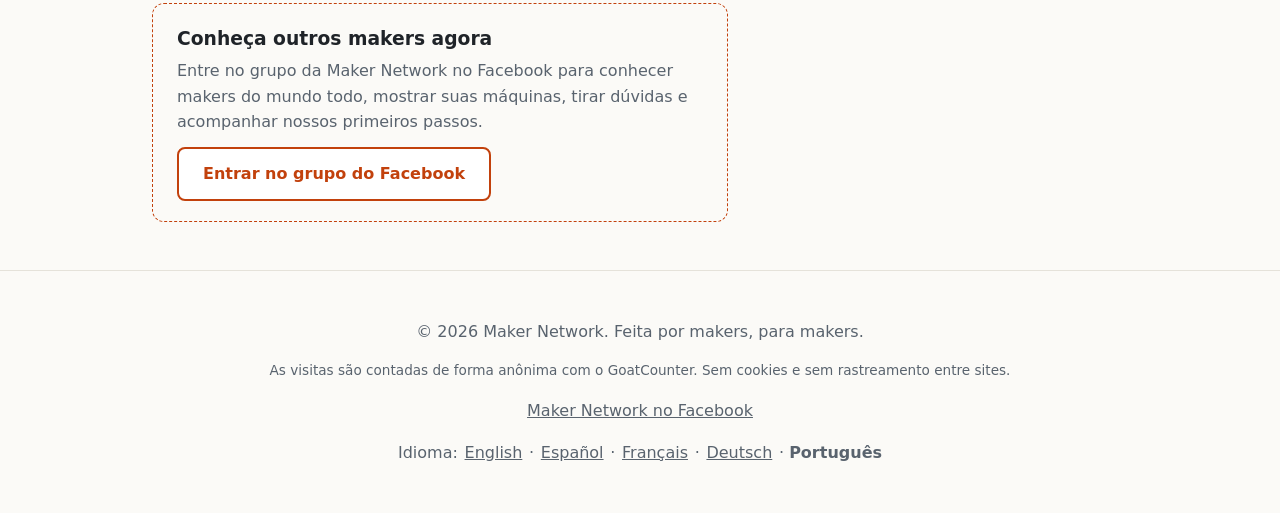
<file: pt/index.html>
<!DOCTYPE html>
<html lang="pt">
<head>
  <meta charset="utf-8">
  <meta name="viewport" content="width=device-width, initial-scale=1">
  <title>Maker Network: makers que fabricam uns para os outros</title>
  <meta name="description" content="Uma rede de makers que fabricam coisas uns para os outros. Publique um trabalho e um membro com a máquina certa o faz, a preço de custo.">
  <link rel="stylesheet" href="../styles.css">
<link rel="alternate" hreflang="en" href="https://macdat-git.github.io/maker-network-website/">
  <link rel="alternate" hreflang="es" href="https://macdat-git.github.io/maker-network-website/es/">
  <link rel="alternate" hreflang="fr" href="https://macdat-git.github.io/maker-network-website/fr/">
  <link rel="alternate" hreflang="de" href="https://macdat-git.github.io/maker-network-website/de/">
  <link rel="alternate" hreflang="pt" href="https://macdat-git.github.io/maker-network-website/pt/">
  <link rel="alternate" hreflang="x-default" href="https://macdat-git.github.io/maker-network-website/">
  <meta property="og:type" content="website">
  <meta property="og:title" content="Maker Network: makers que fabricam uns para os outros">
  <meta property="og:description" content="Makers do mundo todo fabricando coisas uns para os outros, a preço de custo. Entre na lista de espera.">
  <meta property="og:url" content="https://macdat-git.github.io/maker-network-website/pt/">
  <meta property="og:locale" content="pt_BR">
  <meta property="og:image" content="https://macdat-git.github.io/maker-network-website/social-preview.png">
  <meta property="og:image:width" content="1640">
  <meta property="og:image:height" content="856">
  <meta name="twitter:card" content="summary_large_image">
</head>
<body>
  <header class="site-header">
    <a class="logo" href="./">Maker Network</a>
    <nav>
      <a href="#how">Como funciona</a>
      <a href="#capabilities">O que os membros fazem</a>
      <a href="#why">Por que a Maker Network</a>
      <a href="#join">Participe</a>
      <a href="https://www.facebook.com/groups/957347337170363" target="_blank" rel="noopener" data-goatcounter-click="facebook-group-menu">Grupo no Facebook</a>
    </nav>
  </header>

  <main>
    <section class="hero">
      <h1>A sua oficina, mais a de todo mundo.</h1>
      <p>Tem impressoras 3D, mas não tem cortadora a laser? Publique o trabalho e um membro com cortadora a laser faz as suas peças. Em troca, aceite trabalhos de impressão de outros membros.</p>
      <a class="button" href="#join" data-goatcounter-click="join-button-top">Entrar na lista de espera</a>
      <p class="hero-note">Conte-nos sobre suas máquinas e avisaremos quando as inscrições abrirem.</p>
    </section>

    <section id="how">
      <h2>Como funciona</h2>
      <ol class="steps">
        <li><h3>Diga o que você sabe fazer</h3><p>Adicione suas máquinas, materiais e habilidades ao seu perfil.</p></li>
        <li><h3>Publique um trabalho</h3><p>Envie seus arquivos e diga o que precisa, quantas unidades e até quando.</p></li>
        <li><h3>Receba orçamentos</h3><p>Membros com as máquinas certas respondem com preço e prazo.</p></li>
        <li><h3>Receba pronto</h3><p>Pague os materiais a preço de custo, um pouco pelo tempo de máquina e uma pequena taxa de manuseio. Retire com um maker perto de você ou receba pelo correio.</p></li>
      </ol>
    </section>

    <section id="capabilities">
      <h2>O que os membros fazem</h2>
      <ul class="tags">
        <li>Impressão 3D (FDM e resina)</li>
        <li>Corte e gravação a laser</li>
        <li>Usinagem e fresagem CNC</li>
        <li>Marcenaria</li>
        <li>Costura e têxteis</li>
        <li>Solda e serralheria</li>
        <li>Eletrônica e montagem de PCB</li>
        <li>Recorte de vinil</li>
      </ul>
    </section>

    <section id="why">
      <h2>Por que a Maker Network</h2>
      <div class="cards">
        <article class="card">
          <h3>Makers ajudando makers</h3>
          <p>Todo membro é maker. Você faz o que suas máquinas fazem bem, e outros fazem o que você não consegue.</p>
        </article>
        <article class="card">
          <h3>A preço de custo, sem margem</h3>
          <p>Os makers cobram os materiais a preço de custo, mais valores fixos por tempo de máquina e uma pequena taxa de manuseio. Sem lucro nos trabalhos.</p>
        </article>
        <article class="card">
          <h3>Sem comissão nos seus trabalhos</h3>
          <p>Uma pequena anuidade de US$ 35–50 (ou US$ 3–5 por mês, ou o equivalente na sua moeda) cobre os custos de funcionamento. Ganhe pontos a cada trabalho para usar em materiais excedentes e vantagens.</p>
        </article>
      </div>
    </section>

    <section id="join">
      <h2>Entre na lista de espera</h2>
      <p>A associação é para makers: informe pelo menos uma máquina ou habilidade que você pode oferecer. A Maker Network é aberta a makers de todos os lugares: trabalhe com makers perto de você ou receba pelo correio, do seu país ou do exterior. Conte-nos sobre suas máquinas e avisaremos quando as inscrições abrirem.</p>

      <!-- To turn the form on: create a free form at https://formspree.io (or a similar
           form service), then put its endpoint URL in data-endpoint below. -->
      <form id="signup" class="signup" method="POST" data-endpoint="https://formspree.io/f/meagjonw"
        data-msg-soon="A lista de espera abre em breve." data-msg-tick="Marque pelo menos uma coisa que você sabe fazer." data-msg-sending="Enviando…"
        data-msg-thanks="Obrigado! Você está na lista. Entraremos em contato quando as inscrições abrirem." data-msg-error="Desculpe, algo deu errado. Tente novamente.">
        <input type="hidden" name="language" value="pt">
        <div class="field">
          <label for="name">Nome</label>
          <input id="name" name="name" autocomplete="name" required>
        </div>
        <div class="field">
          <label for="email">E-mail</label>
          <input id="email" name="email" type="email" autocomplete="email" required>
        </div>
        <div class="field">
          <label for="area">Cidade e país</label>
          <input id="area" name="area" placeholder="ex.: São Paulo, Brasil ou Lisboa, Portugal" required>
        </div>
        <fieldset class="field">
          <legend>O que você sabe fazer? (marque tudo o que se aplica)</legend>
          <div class="checks">
            <label><input type="checkbox" name="capabilities" value="FDM 3D printing"> Impressão 3D FDM</label>
            <label><input type="checkbox" name="capabilities" value="Resin 3D printing"> Impressão 3D em resina</label>
            <label><input type="checkbox" name="capabilities" value="Laser cutting / engraving"> Corte / gravação a laser</label>
            <label><input type="checkbox" name="capabilities" value="CNC routing / milling"> Usinagem / fresagem CNC</label>
            <label><input type="checkbox" name="capabilities" value="Woodworking"> Marcenaria</label>
            <label><input type="checkbox" name="capabilities" value="Sewing / textiles"> Costura / têxteis</label>
            <label><input type="checkbox" name="capabilities" value="Welding / metalwork"> Solda / serralheria</label>
            <label><input type="checkbox" name="capabilities" value="Electronics / PCB assembly"> Eletrônica / montagem de PCB</label>
            <label><input type="checkbox" name="capabilities" value="Vinyl cutting"> Recorte de vinil</label>
          </div>
        </fieldset>
        <div class="field">
          <label for="machines">Suas máquinas (opcional)</label>
          <textarea id="machines" name="machines" rows="3" placeholder="ex.: 2× Bambu P1S, Prusa MK4, laser de diodo de 10 W"></textarea>
        </div>
        <div class="field">
          <label for="need">O que você gostaria que outros fizessem para você? (opcional)</label>
          <textarea id="need" name="need" rows="2" placeholder="ex.: painéis de acrílico cortados a laser, suportes de alumínio CNC"></textarea>
        </div>
        <button class="button" type="submit" data-goatcounter-click="signup-button-click">Entrar na lista de espera</button>
        <p class="form-note">Usamos seus dados apenas para falar com você sobre a Maker Network. Sem spam, e você pode pedir para apagá-los a qualquer momento.</p>
        <p class="form-status" role="status" aria-live="polite"></p>
      </form>

      <div class="community">
        <h3>Conheça outros makers agora</h3>
        <p>Entre no grupo da Maker Network no Facebook para conhecer makers do mundo todo, mostrar suas máquinas, tirar dúvidas e acompanhar nossos primeiros passos.</p>
        <a class="button secondary" href="https://www.facebook.com/groups/957347337170363" target="_blank" rel="noopener" data-goatcounter-click="facebook-group-join-section">Entrar no grupo do Facebook</a>
      </div>
    </section>
  </main>

  <footer class="site-footer">
    <p>&copy; <span id="year"></span> Maker Network. Feita por makers, para makers.</p>
    <p class="small-print">As visitas são contadas de forma anônima com o GoatCounter. Sem cookies e sem rastreamento entre sites.</p>
    <p><a href="https://www.facebook.com/groups/957347337170363" target="_blank" rel="noopener" data-goatcounter-click="facebook-group-footer">Maker Network no Facebook</a></p>
    <p class="languages"><span>Idioma:</span> <a href="../" hreflang="en" lang="en" data-lang="en">English</a> · <a href="../es/" hreflang="es" lang="es" data-lang="es">Español</a> · <a href="../fr/" hreflang="fr" lang="fr" data-lang="fr">Français</a> · <a href="../de/" hreflang="de" lang="de" data-lang="de">Deutsch</a> · <strong>Português</strong></p>
  </footer>
  <script src="../main.js"></script>
  <!-- Visit counts: GoatCounter (no cookies). Dashboard: https://macdat.goatcounter.com -->
  <script data-goatcounter="https://macdat.goatcounter.com/count" async src="https://gc.zgo.at/count.js"></script>
</body>
</html>
</file>
<file: styles.css>
:root {
  --ink: #1f2328;
  --muted: #59636e;
  --bg: #fbfaf7;
  --surface: #ffffff;
  --accent: #c2410c;
  --accent-ink: #ffffff;
  --border: #e5e2da;
  --max: 64rem;
}

* { box-sizing: border-box; }

body {
  margin: 0;
  font-family: system-ui, -apple-system, "Segoe UI", Roboto, sans-serif;
  color: var(--ink);
  background: var(--bg);
  line-height: 1.6;
}

.site-header {
  display: flex;
  flex-wrap: wrap;
  gap: 1rem;
  justify-content: space-between;
  align-items: center;
  max-width: var(--max);
  margin: 0 auto;
  padding: 1.25rem 1.5rem;
}

.logo { font-weight: 700; font-size: 1.25rem; color: var(--ink); text-decoration: none; }
nav { display: flex; flex-wrap: wrap; gap: 1.25rem; }
nav a { color: var(--muted); text-decoration: none; }
nav a:hover { color: var(--accent); }

main section {
  max-width: var(--max);
  margin: 0 auto;
  padding: 3rem 1.5rem;
}

.hero { padding-top: 5rem; padding-bottom: 5rem; }
.hero h1 { font-size: clamp(2rem, 5vw, 3.5rem); line-height: 1.1; margin: 0 0 1rem; }
.hero p { font-size: 1.25rem; color: var(--muted); max-width: 40rem; }

.button {
  display: inline-block;
  margin-top: 1rem;
  padding: 0.75rem 1.5rem;
  background: var(--accent);
  color: var(--accent-ink);
  border-radius: 0.5rem;
  text-decoration: none;
  font-weight: 600;
}

.cards {
  display: grid;
  grid-template-columns: repeat(auto-fit, minmax(14rem, 1fr));
  gap: 1rem;
}

.card {
  background: var(--surface);
  border: 1px solid var(--border);
  border-radius: 0.75rem;
  padding: 1.25rem;
}
.card h3 { margin-top: 0; }

.site-footer {
  border-top: 1px solid var(--border);
  text-align: center;
  color: var(--muted);
  padding: 2rem 1.5rem;
}

.steps {
  list-style: none;
  counter-reset: step;
  padding: 0;
  display: grid;
  grid-template-columns: repeat(auto-fit, minmax(13rem, 1fr));
  gap: 1rem;
}
.steps li {
  counter-increment: step;
  background: var(--surface);
  border: 1px solid var(--border);
  border-radius: 0.75rem;
  padding: 1.25rem;
}
.steps li::before {
  content: counter(step);
  display: inline-grid;
  place-items: center;
  width: 2rem;
  height: 2rem;
  border-radius: 50%;
  background: var(--accent);
  color: var(--accent-ink);
  font-weight: 700;
}
.steps h3 { margin: 0.75rem 0 0.25rem; }
.steps p { margin: 0; color: var(--muted); }

.tags {
  list-style: none;
  padding: 0;
  display: flex;
  flex-wrap: wrap;
  gap: 0.5rem;
}
.tags li {
  background: var(--surface);
  border: 1px solid var(--border);
  border-radius: 999px;
  padding: 0.4rem 0.9rem;
}

.placeholder { color: var(--muted); font-style: italic; }

.signup {
  display: grid;
  gap: 1rem;
  max-width: 36rem;
  margin-top: 1.5rem;
  background: var(--surface);
  border: 1px solid var(--border);
  border-radius: 0.75rem;
  padding: 1.5rem;
}
.field { display: grid; gap: 0.35rem; border: 0; padding: 0; margin: 0; }
.field label, .field legend { font-weight: 600; }
.field legend { margin-bottom: 0.35rem; }
input, textarea {
  font: inherit;
  padding: 0.6rem 0.75rem;
  border: 1px solid var(--border);
  border-radius: 0.5rem;
  background: var(--bg);
  color: var(--ink);
}
input:focus, textarea:focus { outline: 2px solid var(--accent); outline-offset: 1px; }
.checks {
  display: grid;
  grid-template-columns: repeat(auto-fit, minmax(14rem, 1fr));
  gap: 0.4rem 1rem;
}
.checks label { font-weight: 400; display: flex; gap: 0.5rem; align-items: center; }
.checks input { width: 1.1rem; height: 1.1rem; }
.signup .button { justify-self: start; border: 0; cursor: pointer; font: inherit; font-weight: 600; margin-top: 0; }
.signup .button:disabled { opacity: 0.5; cursor: not-allowed; }
.form-note { font-size: 0.875rem; color: var(--muted); margin: 0; }
.form-status { margin: 0; font-weight: 600; }
.form-status:empty { display: none; }

.community {
  max-width: 36rem;
  margin-top: 1.5rem;
  padding: 1.25rem 1.5rem;
  border: 1px dashed var(--accent);
  border-radius: 0.75rem;
}
.community h3 { margin: 0 0 0.25rem; }
.community p { margin: 0 0 0.75rem; color: var(--muted); }
.button.secondary { background: var(--surface); color: var(--accent); border: 2px solid var(--accent); margin-top: 0; }
.site-footer a { color: var(--muted); }
.small-print { font-size: 0.85rem; }
.languages a { margin: 0 0.1rem; }
.languages span { color: var(--muted); }

.hero .hero-note { font-size: 1rem; margin-top: 0.75rem; }
</file>
